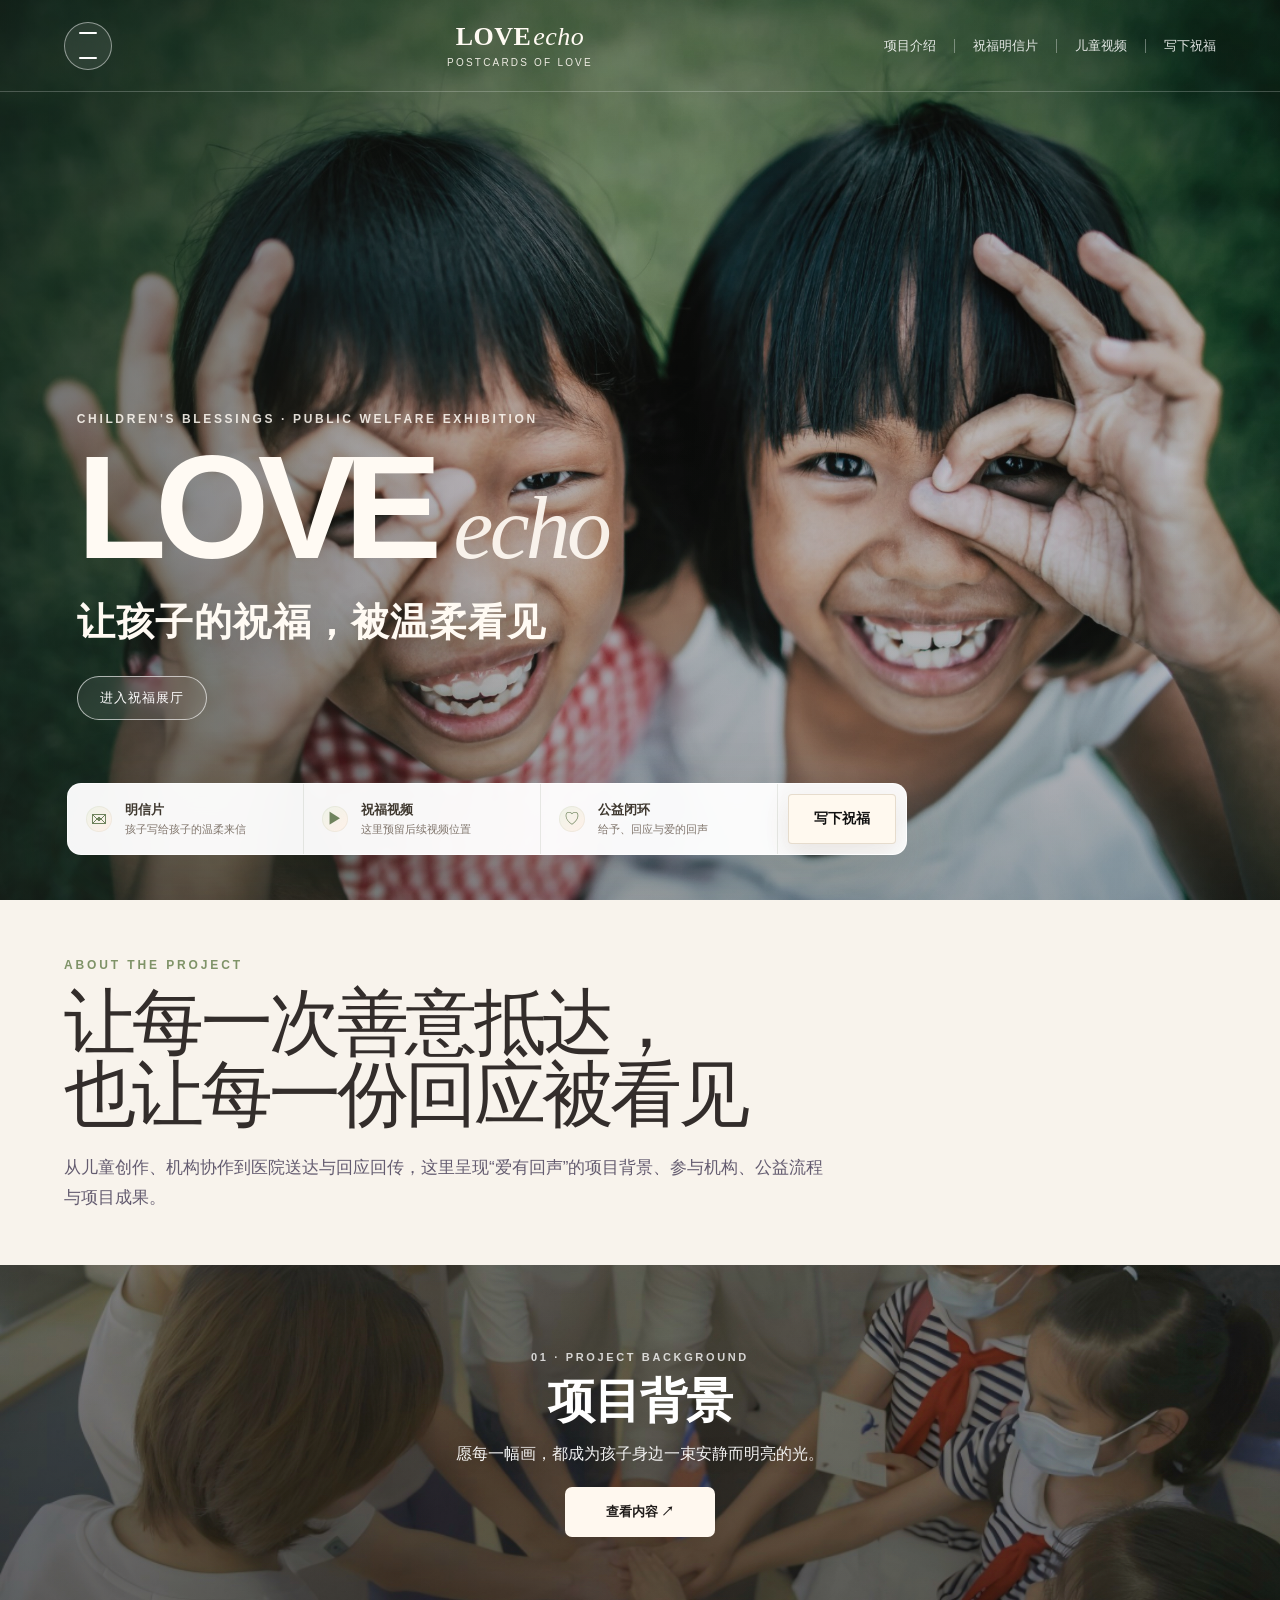
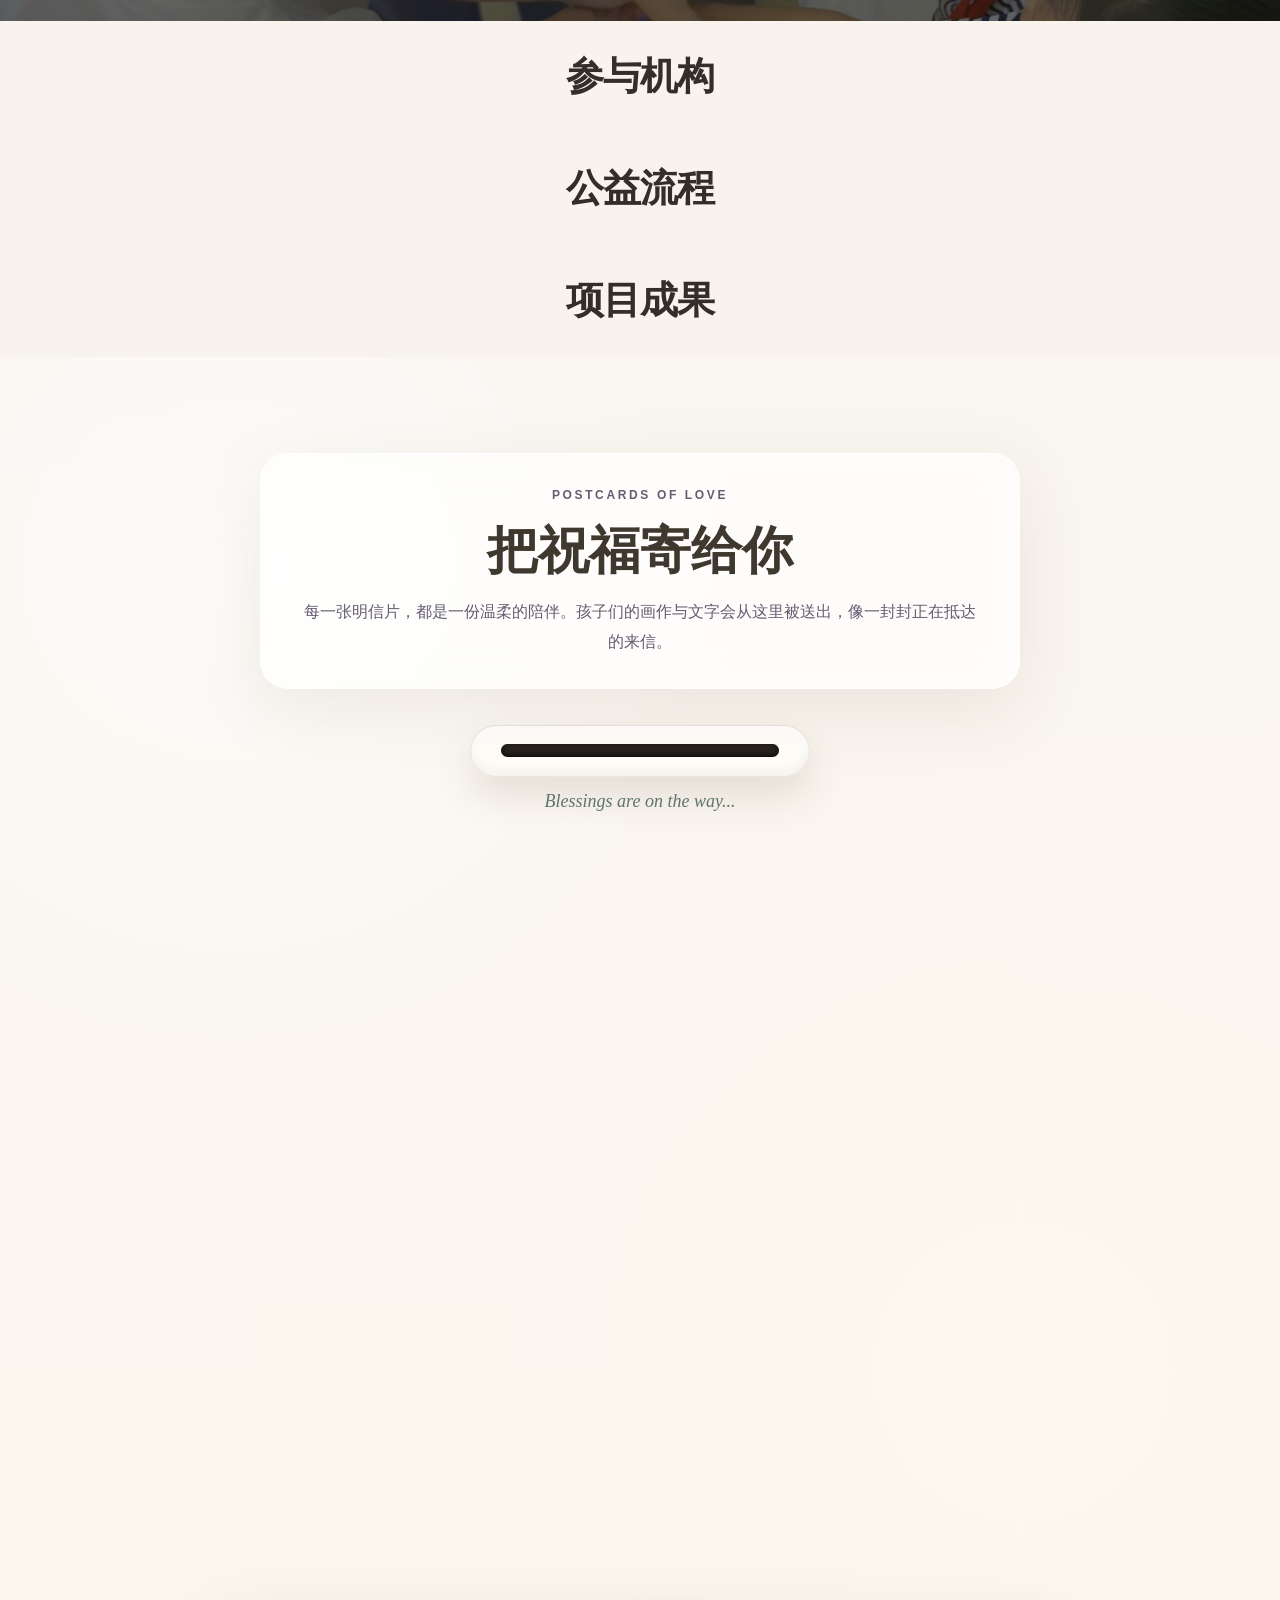
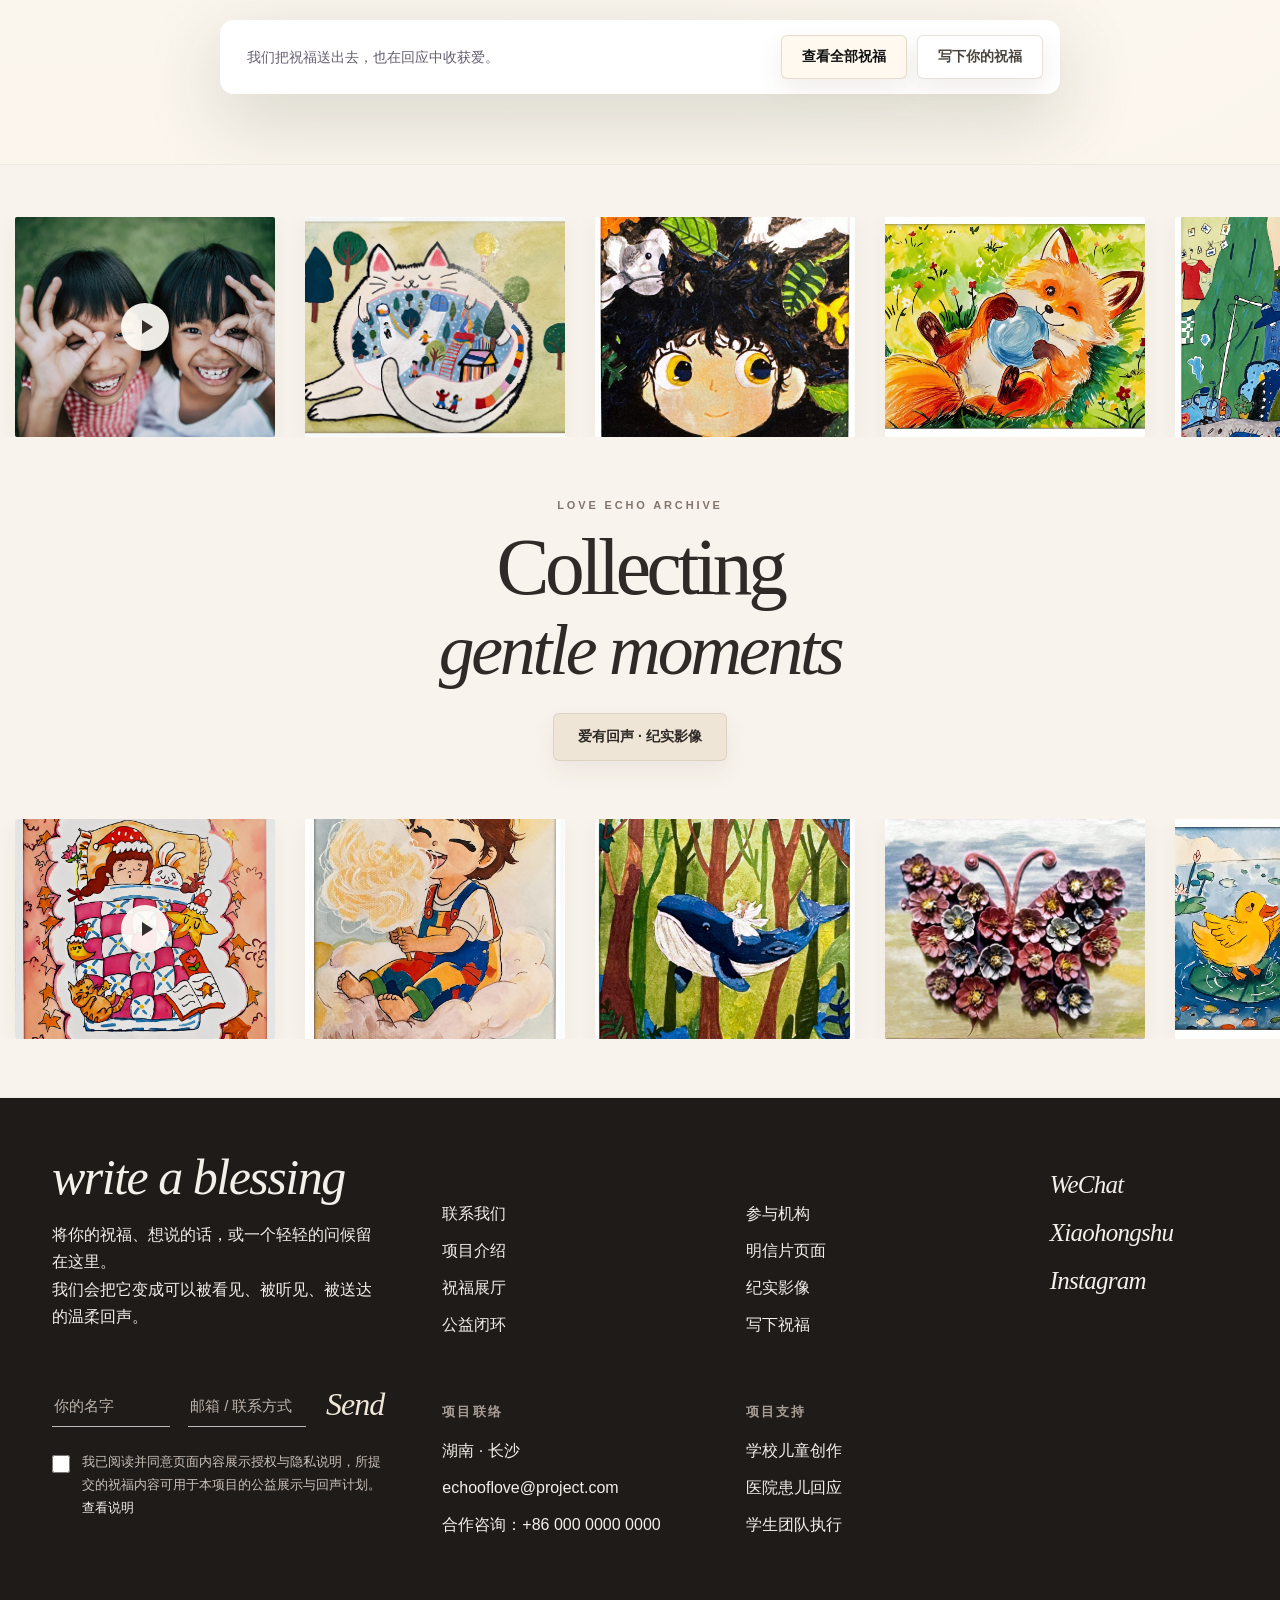
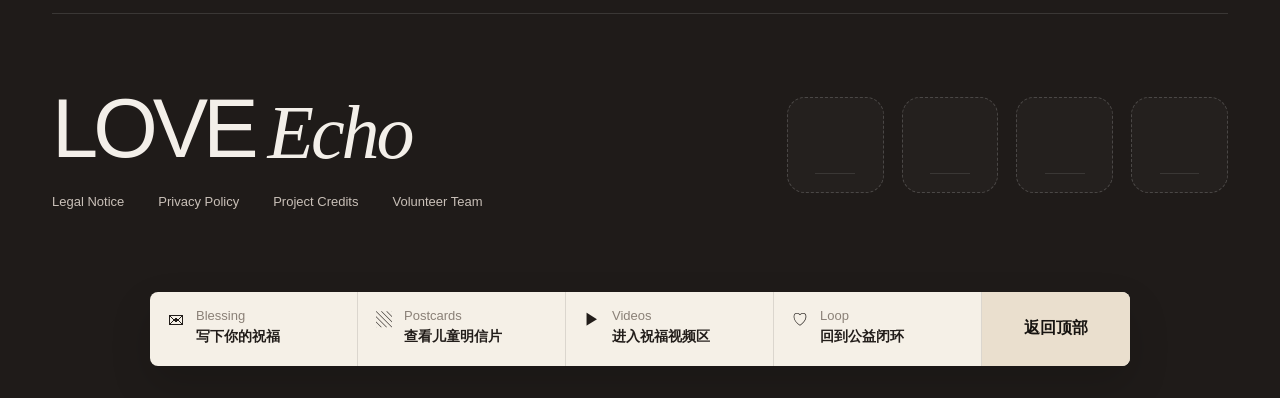
<file: index.html>
<!DOCTYPE html>
<html lang="zh-CN">
<head>
  <meta charset="UTF-8" />
  <meta name="viewport" content="width=device-width, initial-scale=1.0" />
  <title>爱有回声 · 儿童祝福公益展</title>
  <!-- v2: postcard strict fixed 2026-07-09 -->
  <link rel="stylesheet" href="css/style.css?v=6" />
</head>
<body>
  <main class="site-shell">
    <!-- 01 首页：已经定稿的首页风格 -->
    <section class="hero" id="home">
      <div class="hero-bg" aria-hidden="true"></div>
      <div class="hero-overlay" aria-hidden="true"></div>

      <header class="topbar">
        <button class="menu-btn" aria-label="打开菜单">
          <span></span><span></span>
        </button>

        <a class="brand" href="#home" aria-label="爱有回声首页">
          <span class="brand-main">LOVE<span>echo</span></span>
          <span class="brand-sub">POSTCARDS OF LOVE</span>
        </a>

        <nav class="nav-links" aria-label="首页导航">
          <a href="#project">项目介绍</a>
          <span class="divider"></span>
          <a href="#postcards">祝福明信片</a>
          <span class="divider"></span>
          <a href="#videos">儿童视频</a>
          <span class="divider"></span>
          <a href="#write">写下祝福</a>
        </nav>
      </header>

      <div class="hero-copy">
        <p class="eyebrow">CHILDREN'S BLESSINGS · PUBLIC WELFARE EXHIBITION</p>
        <h1><span class="hero-title-strong">LOVE</span><span class="hero-title-script">echo</span></h1>
        <p class="hero-slogan">让孩子的祝福，被温柔看见</p>
        <a class="outline-btn" href="#postcards">进入祝福展厅</a>
      </div>

      <div class="quick-panel" aria-label="网页核心内容入口">
        <a class="quick-item" href="#postcards">
          <span class="quick-icon">✉</span>
          <span><b>明信片</b><small>孩子写给孩子的温柔来信</small></span>
        </a>
        <a class="quick-item" href="#videos">
          <span class="quick-icon">▶</span>
          <span><b>祝福视频</b><small>这里预留后续视频位置</small></span>
        </a>
        <a class="quick-item" href="#project">
          <span class="quick-icon">♡</span>
          <span><b>公益闭环</b><small>给予、回应与爱的回声</small></span>
        </a>
        <a class="quick-search" href="#write">写下祝福</a>
      </div>
    </section>

    <!-- 02 公益闭环：四板块悬停展开交互 -->
    <section class="loop-section" id="project" aria-label="公益闭环四板块">
      <header class="loop-intro">
        <div class="loop-intro-inner">
          <p class="loop-eyebrow">ABOUT THE PROJECT</p>
          <h2>让每一次善意抵达，<br>也让每一份回应被看见</h2>
          <p>从儿童创作、机构协作到医院送达与回应回传，这里呈现“爱有回声”的项目背景、参与机构、公益流程与项目成果。</p>
        </div>
      </header>

      <div class="loop-accordion">
        <button class="loop-chapter active" data-loop-id="background" type="button">
          <div class="loop-summary"><span>项目背景</span></div>
          <div class="loop-hero">
            <div class="loop-copy">
              <span class="loop-index">01 · Project Background</span>
              <h3>项目背景</h3>
              <p>愿每一幅画，都成为孩子身边一束安静而明亮的光。</p>
              <span class="loop-button">查看内容 ↗</span>
            </div>
          </div>
        </button>

        <button class="loop-chapter" data-loop-id="institutions" type="button">
          <div class="loop-summary"><span>参与机构</span></div>
          <div class="loop-hero">
            <div class="loop-copy">
              <span class="loop-index">02 · Organizations</span>
              <h3>参与机构</h3>
              <p>因为有人并肩同行，远方的祝福才有了抵达的方向。</p>
              <span class="loop-button">查看内容 ↗</span>
            </div>
          </div>
        </button>

        <button class="loop-chapter" data-loop-id="process" type="button">
          <div class="loop-summary"><span>公益流程</span></div>
          <div class="loop-hero">
            <div class="loop-copy">
              <span class="loop-index">03 · Workflow</span>
              <h3>公益流程</h3>
              <p>从一双小手出发，经过许多人的守护，温柔终于被送到。</p>
              <span class="loop-button">查看内容 ↗</span>
            </div>
          </div>
        </button>

        <button class="loop-chapter" data-loop-id="results" type="button">
          <div class="loop-summary"><span>项目成果</span></div>
          <div class="loop-hero">
            <div class="loop-copy">
              <span class="loop-index">04 · Outcomes</span>
              <h3>项目成果</h3>
              <p>每一次微笑与回应，都是这场温柔相遇留下的珍贵回声。</p>
              <span class="loop-button">查看内容 ↗</span>
            </div>
          </div>
        </button>
      </div>
    </section>

    <!-- 03 明信片展示：合并你已经做好的邮筒吐出明信片动态效果 -->
    <section class="postcard-section" id="postcards">
      <div class="postcard-soft-mask" aria-hidden="true"></div>
      <div class="postcard-content">
        <div class="postcard-heading">
          <p class="section-kicker">POSTCARDS OF LOVE</p>
          <h2>把祝福寄给你</h2>
          <p>每一张明信片，都是一份温柔的陪伴。孩子们的画作与文字会从这里被送出，像一封封正在抵达的来信。</p>
        </div>

        <div class="mailbox-container" aria-label="祝福邮筒口">
          <div class="mailbox-board"><div class="slot"></div></div>
          <p class="mailbox-text">Blessings are on the way...</p>
        </div>

        <div class="stage" id="stage" aria-label="明信片动画展示区"></div>

        <div class="postcard-actions">
          <p>我们把祝福送出去，也在回应中收获爱。</p>
          <div class="postcard-btns">
            <button class="soft-button" id="btnViewAll" type="button">查看全部祝福</button>
            <a class="soft-button soft-button-light" href="#write">写下你的祝福</a>
          </div>
        </div>
      </div>
    </section>

    <!-- 04 公益纪实：上下两排图片与视频缓慢漂浮，点击后放大查看 -->
    <section class="documentary-section" id="videos" aria-label="公益纪实影像">
      <div class="media-marquee media-marquee-top" aria-label="上方纪实影像带">
        <div class="media-track" id="mediaTrackTop"></div>
      </div>

      <div class="documentary-center">
        <p class="documentary-kicker">LOVE ECHO ARCHIVE</p>
        <h2>
          <span>Collecting</span>
          <em>gentle moments</em>
        </h2>
        <button class="documentary-button" id="openFirstMedia" type="button">爱有回声 · 纪实影像</button>
      </div>

      <div class="media-marquee media-marquee-bottom" aria-label="下方纪实影像带">
        <div class="media-track" id="mediaTrackBottom"></div>
      </div>
    </section>

    <!-- 05 最后一屏：写下祝福、站点导航、机构 Logo 预留和返回顶部 -->
    <section class="final-screen" id="write" aria-label="写下祝福与网站收尾">
      <div class="final-top">
        <div class="final-subscribe-col">
          <h2 class="final-subscribe-title final-serif-italic">write a blessing</h2>
          <div class="final-subscribe-desc">
            将你的祝福、想说的话，或一个轻轻的问候留在这里。<br>
            我们会把它变成可以被看见、被听见、被送达的温柔回声。
          </div>
          <div class="final-form-row">
            <input class="final-line-input" id="blessingName" type="text" placeholder="你的名字" aria-label="你的名字" />
            <input class="final-line-input" id="blessingContact" type="text" placeholder="邮箱 / 联系方式" aria-label="邮箱或联系方式" />
            <button class="final-send-btn final-serif-italic" id="finalSend" type="button">Send</button>
          </div>
          <label class="final-agreement">
            <input class="final-check" id="blessingAgreement" type="checkbox" />
            <span>我已阅读并同意页面内容展示授权与隐私说明，所提交的祝福内容可用于本项目的公益展示与回声计划。<a href="#">查看说明</a></span>
          </label>
        </div>

        <div class="final-link-group">
          <div class="final-link-list final-link-list-top">
            <a href="#write">联系我们</a>
            <a href="#project">项目介绍</a>
            <a href="#postcards">祝福展厅</a>
            <a href="#project">公益闭环</a>
          </div>
          <div class="final-info-group final-info-group-spaced">
            <h3>项目联络</h3>
            <div class="final-info-list">
              <div>湖南 · 长沙</div>
              <a href="mailto:echooflove@project.com">echooflove@project.com</a>
              <div>合作咨询：+86 000 0000 0000</div>
            </div>
          </div>
        </div>

        <div class="final-link-group">
          <div class="final-link-list final-link-list-top">
            <a href="#project">参与机构</a>
            <a href="#postcards">明信片页面</a>
            <a href="#videos">纪实影像</a>
            <a href="#write">写下祝福</a>
          </div>
          <div class="final-info-group final-info-group-spaced">
            <h3>项目支持</h3>
            <div class="final-info-list">
              <div>学校儿童创作</div>
              <div>医院患儿回应</div>
              <div>学生团队执行</div>
            </div>
          </div>
        </div>

        <div class="final-social-col">
          <a class="final-serif-italic" href="#">WeChat</a>
          <a class="final-serif-italic" href="#">Xiaohongshu</a>
          <a class="final-serif-italic" href="#">Instagram</a>
        </div>
      </div>

      <div class="final-divider"></div>

      <div class="final-bottom">
        <div class="final-brand-wrap">
          <div class="final-brand" aria-label="LOVE Echo">
            <span>LOVE</span>
            <span class="final-brand-script">Echo</span>
          </div>
          <div class="final-small-nav">
            <a href="#">Legal Notice</a>
            <a href="#">Privacy Policy</a>
            <a href="#">Project Credits</a>
            <a href="#">Volunteer Team</a>
          </div>
        </div>

        <div class="final-partners" aria-label="合作机构 Logo 预留区">
          <div class="final-logo-box" aria-label="机构 Logo 预留位 1"></div>
          <div class="final-logo-box" aria-label="机构 Logo 预留位 2"></div>
          <div class="final-logo-box" aria-label="机构 Logo 预留位 3"></div>
          <div class="final-logo-box" aria-label="机构 Logo 预留位 4"></div>
        </div>
      </div>

      <div class="final-cta-wrap">
        <div class="final-cta-bar">
          <a class="final-cta-item" href="#write">
            <span class="final-cta-icon">✉</span>
            <span><small>Blessing</small><b>写下你的祝福</b></span>
          </a>
          <a class="final-cta-item" href="#postcards">
            <span class="final-cta-icon">▧</span>
            <span><small>Postcards</small><b>查看儿童明信片</b></span>
          </a>
          <a class="final-cta-item" href="#videos">
            <span class="final-cta-icon">▶</span>
            <span><small>Videos</small><b>进入祝福视频区</b></span>
          </a>
          <a class="final-cta-item" href="#project">
            <span class="final-cta-icon">♡</span>
            <span><small>Loop</small><b>回到公益闭环</b></span>
          </a>
          <button class="final-back-top" id="finalBackToTop" type="button">返回顶部</button>
        </div>
      </div>
    </section>
  </main>

  <!-- 全部明信片弹窗 -->
  <section class="modal" id="modal" aria-label="全部祝福明信片">
    <div class="modal-header">
      <h2>全部祝福明信片</h2>
      <button class="close-btn" id="btnClose" type="button" aria-label="关闭">×</button>
    </div>
    <div class="gallery-grid" id="galleryGrid"></div>
  </section>

  <!-- 纪实图片 / 视频查看弹窗 -->
  <section class="media-modal" id="mediaModal" aria-label="纪实影像查看器" aria-hidden="true">
    <div class="media-modal-dialog" role="dialog" aria-modal="true" aria-labelledby="mediaModalTitle">
      <button class="media-modal-close" id="mediaModalClose" type="button" aria-label="关闭纪实影像">×</button>
      <div class="media-modal-body" id="mediaModalBody"></div>
      <div class="media-modal-caption">
        <p class="media-modal-type" id="mediaModalType">LOVE ECHO ARCHIVE</p>
        <h2 id="mediaModalTitle">公益纪实</h2>
        <p id="mediaModalText"></p>
      </div>
    </div>
  </section>

  <script src="js/script.js?v=6"></script>
</body>
</html>
</file>
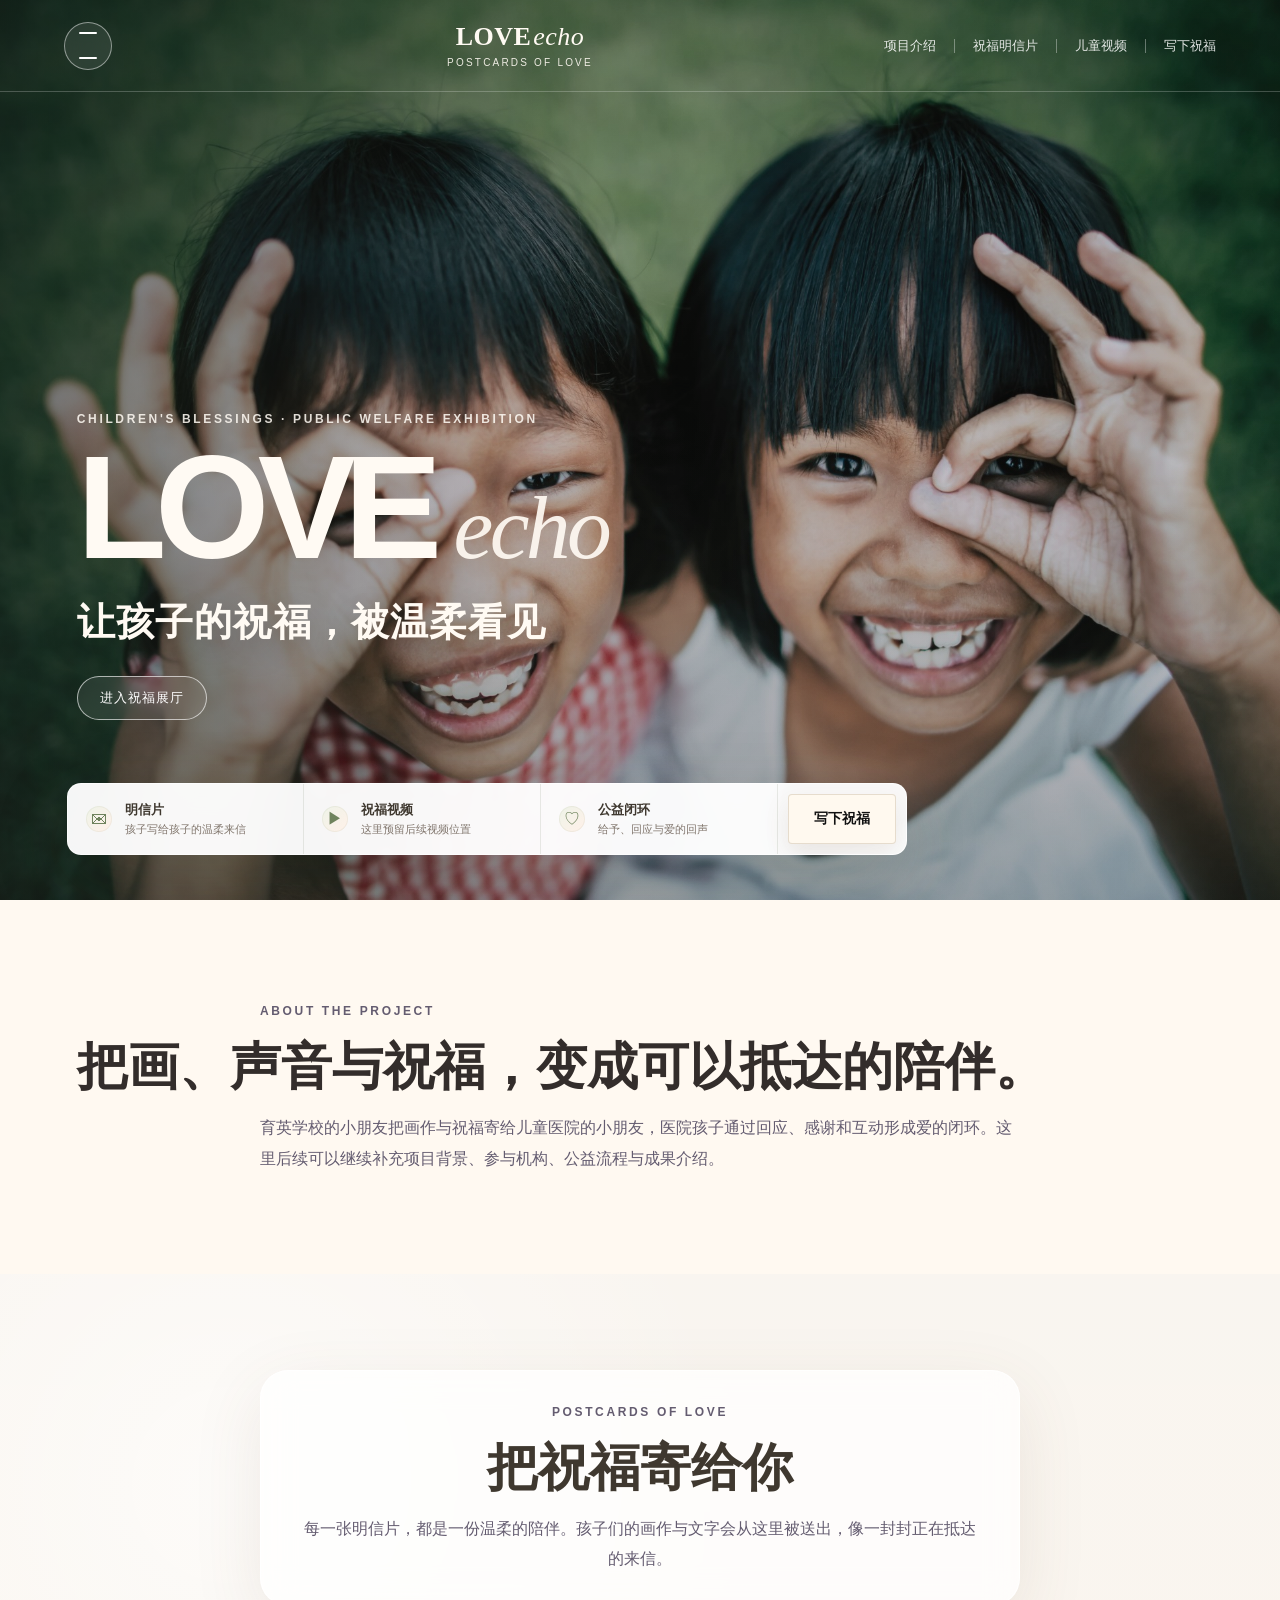
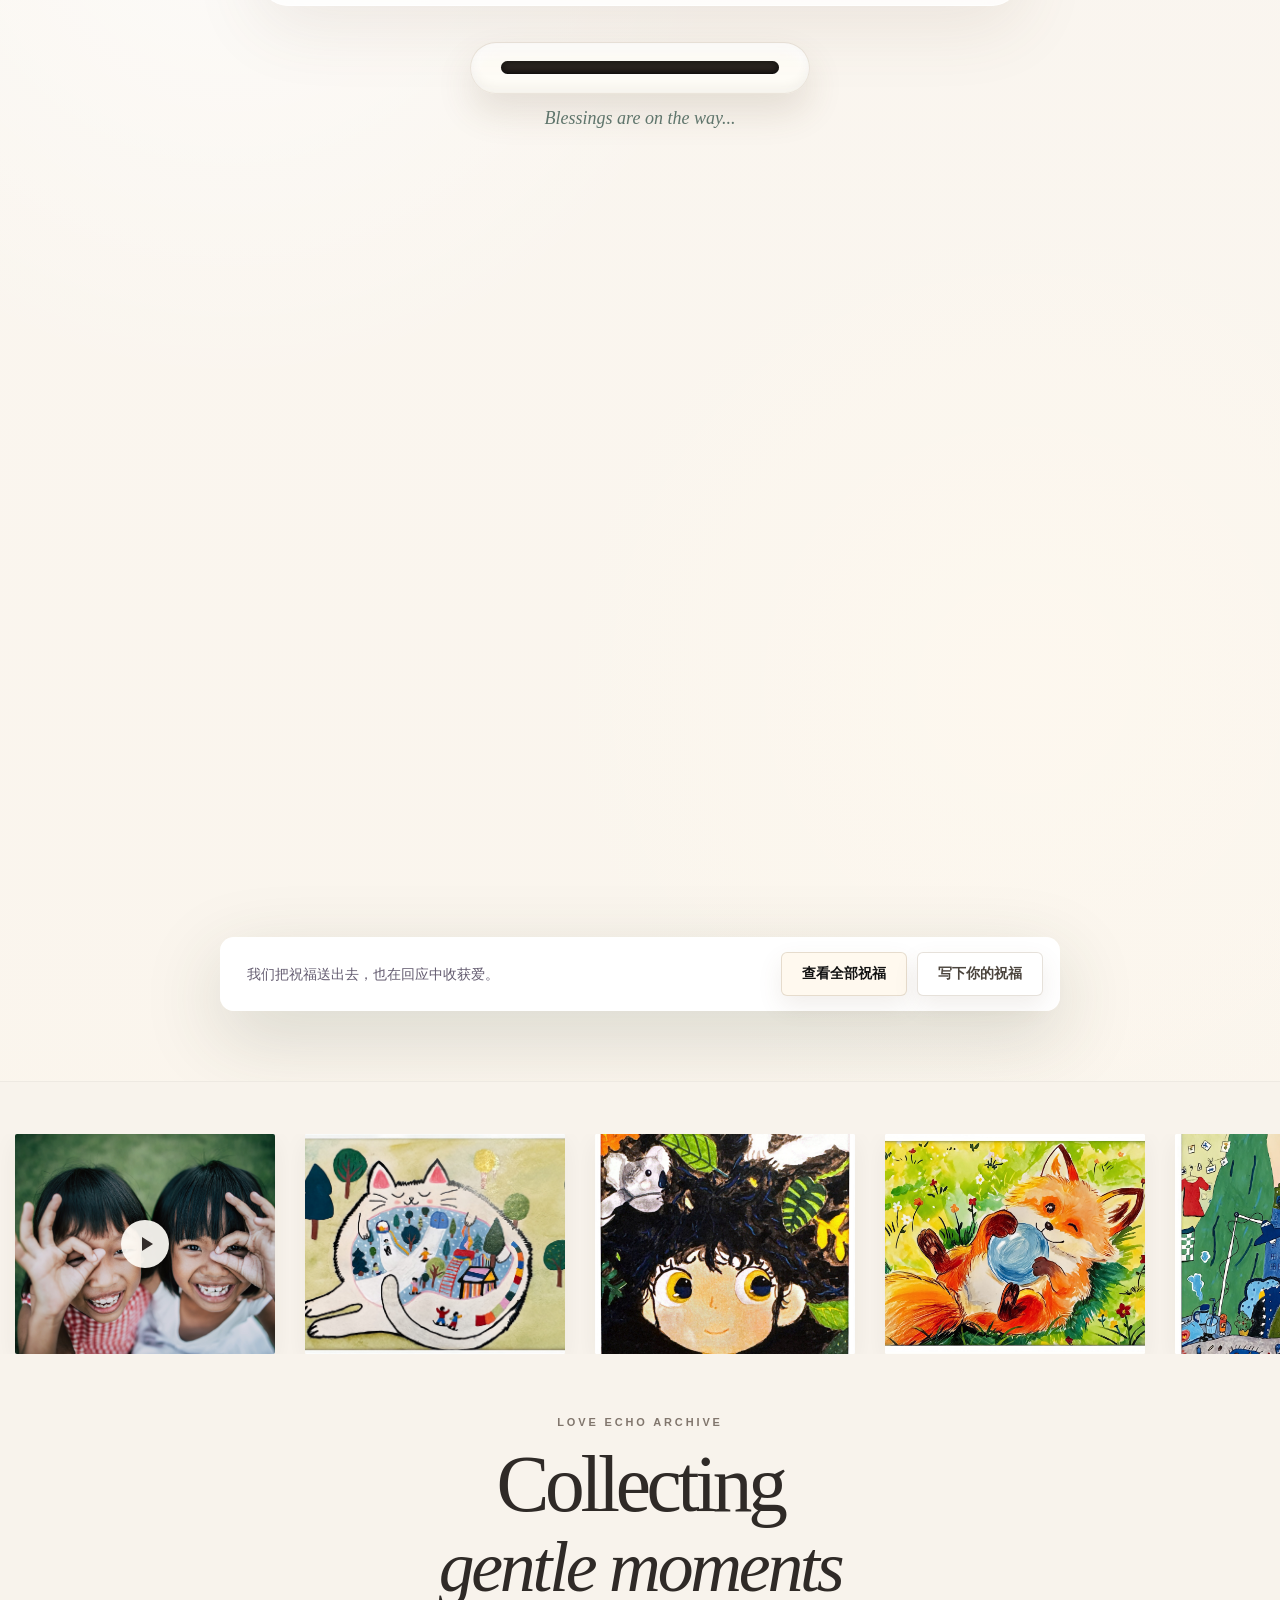
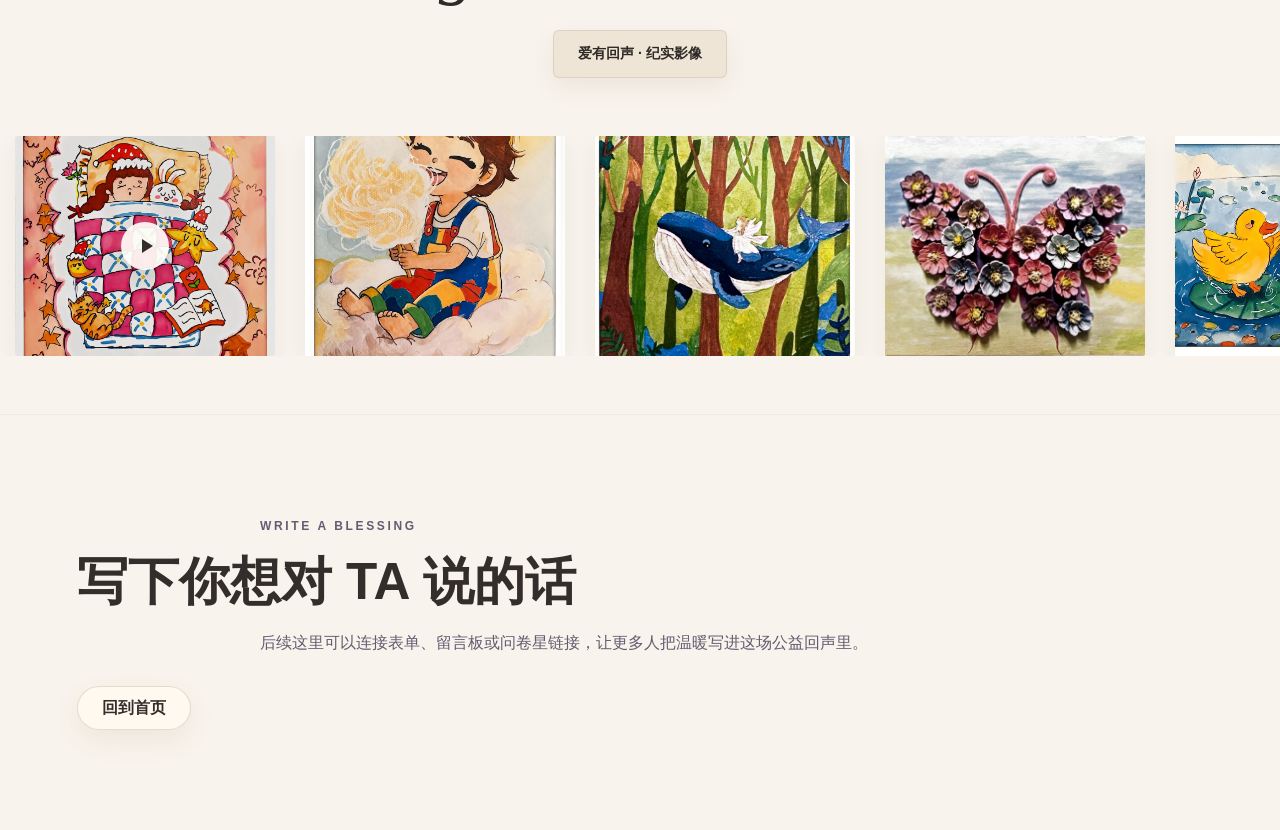
<file: love_echo_final_v3_documentary/index.html>
<!DOCTYPE html>
<html lang="zh-CN">
<head>
  <meta charset="UTF-8" />
  <meta name="viewport" content="width=device-width, initial-scale=1.0" />
  <title>爱有回声 · 儿童祝福公益展</title>
  <!-- v2: postcard strict fixed 2026-07-09 -->
  <link rel="stylesheet" href="css/style.css" />
</head>
<body>
  <main class="site-shell">
    <!-- 01 首页：已经定稿的首页风格 -->
    <section class="hero" id="home">
      <div class="hero-bg" aria-hidden="true"></div>
      <div class="hero-overlay" aria-hidden="true"></div>

      <header class="topbar">
        <button class="menu-btn" aria-label="打开菜单">
          <span></span><span></span>
        </button>

        <a class="brand" href="#home" aria-label="爱有回声首页">
          <span class="brand-main">LOVE<span>echo</span></span>
          <span class="brand-sub">POSTCARDS OF LOVE</span>
        </a>

        <nav class="nav-links" aria-label="首页导航">
          <a href="#project">项目介绍</a>
          <span class="divider"></span>
          <a href="#postcards">祝福明信片</a>
          <span class="divider"></span>
          <a href="#videos">儿童视频</a>
          <span class="divider"></span>
          <a href="#write">写下祝福</a>
        </nav>
      </header>

      <div class="hero-copy">
        <p class="eyebrow">CHILDREN'S BLESSINGS · PUBLIC WELFARE EXHIBITION</p>
        <h1><span class="hero-title-strong">LOVE</span><span class="hero-title-script">echo</span></h1>
        <p class="hero-slogan">让孩子的祝福，被温柔看见</p>
        <a class="outline-btn" href="#postcards">进入祝福展厅</a>
      </div>

      <div class="quick-panel" aria-label="网页核心内容入口">
        <a class="quick-item" href="#postcards">
          <span class="quick-icon">✉</span>
          <span><b>明信片</b><small>孩子写给孩子的温柔来信</small></span>
        </a>
        <a class="quick-item" href="#videos">
          <span class="quick-icon">▶</span>
          <span><b>祝福视频</b><small>这里预留后续视频位置</small></span>
        </a>
        <a class="quick-item" href="#project">
          <span class="quick-icon">♡</span>
          <span><b>公益闭环</b><small>给予、回应与爱的回声</small></span>
        </a>
        <a class="quick-search" href="#write">写下祝福</a>
      </div>
    </section>

    <!-- 02 项目介绍：后续可继续精修 -->
    <section class="section intro" id="project">
      <p class="section-kicker">ABOUT THE PROJECT</p>
      <h2>把画、声音与祝福，变成可以抵达的陪伴。</h2>
      <p>育英学校的小朋友把画作与祝福寄给儿童医院的小朋友，医院孩子通过回应、感谢和互动形成爱的闭环。这里后续可以继续补充项目背景、参与机构、公益流程与成果介绍。</p>
    </section>

    <!-- 03 明信片展示：合并你已经做好的邮筒吐出明信片动态效果 -->
    <section class="postcard-section" id="postcards">
      <div class="postcard-soft-mask" aria-hidden="true"></div>
      <div class="postcard-content">
        <div class="postcard-heading">
          <p class="section-kicker">POSTCARDS OF LOVE</p>
          <h2>把祝福寄给你</h2>
          <p>每一张明信片，都是一份温柔的陪伴。孩子们的画作与文字会从这里被送出，像一封封正在抵达的来信。</p>
        </div>

        <div class="mailbox-container" aria-label="祝福邮筒口">
          <div class="mailbox-board"><div class="slot"></div></div>
          <p class="mailbox-text">Blessings are on the way...</p>
        </div>

        <div class="stage" id="stage" aria-label="明信片动画展示区"></div>

        <div class="postcard-actions">
          <p>我们把祝福送出去，也在回应中收获爱。</p>
          <div class="postcard-btns">
            <button class="soft-button" id="btnViewAll" type="button">查看全部祝福</button>
            <a class="soft-button soft-button-light" href="#write">写下你的祝福</a>
          </div>
        </div>
      </div>
    </section>

    <!-- 04 公益纪实：横向漂浮的图片与视频，保持留白与克制 -->
    <section class="documentary-section" id="videos" aria-label="公益纪实影像">
      <div class="media-marquee media-marquee-top" aria-label="上方纪实影像带">
        <div class="media-track" id="mediaTrackTop"></div>
      </div>

      <div class="documentary-center">
        <p class="documentary-kicker">LOVE ECHO ARCHIVE</p>
        <h2>
          <span>Collecting</span>
          <em>gentle moments</em>
        </h2>
        <button class="documentary-button" id="openFirstMedia" type="button">爱有回声 · 纪实影像</button>
      </div>

      <div class="media-marquee media-marquee-bottom" aria-label="下方纪实影像带">
        <div class="media-track" id="mediaTrackBottom"></div>
      </div>
    </section>

    <!-- 05 写下祝福：后续可接表单 -->
    <section class="section write" id="write">
      <p class="section-kicker">WRITE A BLESSING</p>
      <h2>写下你想对 TA 说的话</h2>
      <p>后续这里可以连接表单、留言板或问卷星链接，让更多人把温暖写进这场公益回声里。</p>
      <a class="soft-btn" href="#home">回到首页</a>
    </section>
  </main>

  <!-- 全部明信片弹窗 -->
  <section class="modal" id="modal" aria-label="全部祝福明信片">
    <div class="modal-header">
      <h2>全部祝福明信片</h2>
      <button class="close-btn" id="btnClose" type="button" aria-label="关闭">×</button>
    </div>
    <div class="gallery-grid" id="galleryGrid"></div>
  </section>


  <!-- 纪实图片 / 视频查看弹窗 -->
  <section class="media-modal" id="mediaModal" aria-label="纪实影像查看器" aria-hidden="true">
    <div class="media-modal-dialog" role="dialog" aria-modal="true" aria-labelledby="mediaModalTitle">
      <button class="media-modal-close" id="mediaModalClose" type="button" aria-label="关闭纪实影像">×</button>
      <div class="media-modal-body" id="mediaModalBody"></div>
      <div class="media-modal-caption">
        <p class="media-modal-type" id="mediaModalType">LOVE ECHO ARCHIVE</p>
        <h2 id="mediaModalTitle">公益纪实</h2>
        <p id="mediaModalText"></p>
      </div>
    </div>
  </section>

  <script src="js/script.js"></script>
</body>
</html>
</file>
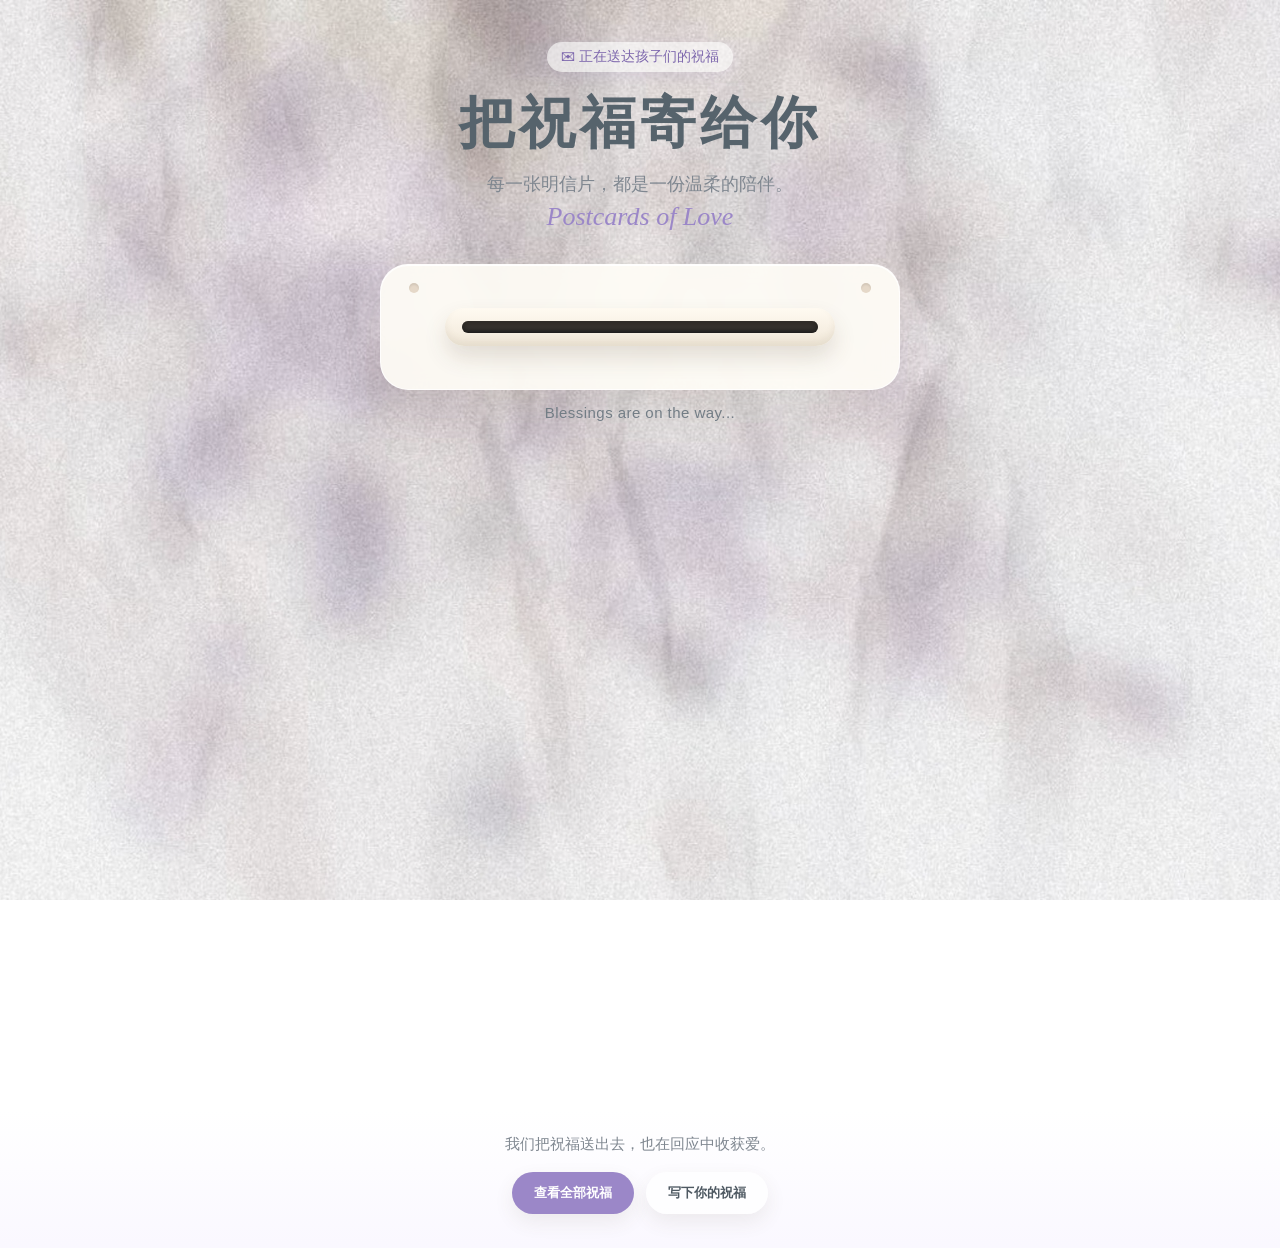
<file: index.html.html>
<!DOCTYPE html>
<html lang="zh-CN">
<head>
  <meta charset="UTF-8" />
  <meta name="viewport" content="width=device-width, initial-scale=1.0, maximum-scale=1.0, user-scalable=no" />
  <title>儿童祝福明信片展示｜GitHub版</title>
  <style>
    :root {
      --bg-start: #fff8ef;
      --bg-mid: #f9e6ee;
      --bg-end: #e8f5ff;
      --text-main: #4e5962;
      --text-soft: #7f8790;
      --paper: #fffdf8;
      --accent: #9b87c8;
      --accent-2: #c7b8e8;
      --accent-deep: #7d67ad;
      --accent-light: #efe8fb;
      --shadow: 0 22px 50px rgba(91, 75, 56, .15), 0 8px 18px rgba(91, 75, 56, .08);
    }

    * { box-sizing: border-box; margin: 0; padding: 0; }
    html, body { min-height: 100%; }
    body {
      font-family: "Microsoft YaHei", "PingFang SC", "Noto Sans SC", Arial, sans-serif;
      color: var(--text-main);
      min-height: 100vh;
      overflow-x: hidden;
      background:
        linear-gradient(rgba(255,255,255,.18), rgba(255,255,255,.26)),
        url("images/background.jpg") center center / cover no-repeat fixed;
    }

    .bg-decorations {
      display: none;
    }
    .float {
      position: absolute;
      opacity: .36;
      font-size: clamp(18px, 3vw, 34px);
      animation: drift 11s ease-in-out infinite alternate;
    }
    .float:nth-child(1) { top: 14%; left: 8%; animation-delay: 0s; }
    .float:nth-child(2) { top: 24%; right: 12%; animation-delay: 1.2s; }
    .float:nth-child(3) { bottom: 23%; left: 12%; animation-delay: 2.4s; }
    .float:nth-child(4) { bottom: 30%; right: 17%; animation-delay: 3.6s; }
    .cloud {
      position: absolute; width: 160px; height: 54px; border-radius: 999px;
      background: rgba(255,255,255,.68); filter: blur(1px);
    }
    .cloud::before, .cloud::after { content: ""; position: absolute; background: inherit; border-radius: 50%; }
    .cloud::before { width: 70px; height: 70px; left: 28px; top: -30px; }
    .cloud::after { width: 86px; height: 86px; left: 78px; top: -42px; }
    .cloud.one { top: 11%; left: 15%; animation: cloudMove 18s ease-in-out infinite alternate; }
    .cloud.two { top: 20%; right: 8%; transform: scale(.65); animation: cloudMove 21s ease-in-out infinite alternate-reverse; }

    @keyframes drift {
      from { transform: translate3d(0, 0, 0) rotate(-4deg); }
      to { transform: translate3d(20px, -18px, 0) rotate(5deg); }
    }
    @keyframes cloudMove {
      from { transform: translateX(0) scale(var(--s, 1)); }
      to { transform: translateX(42px) scale(var(--s, 1)); }
    }

    .page { position: relative; z-index: 1; min-height: 100vh; display: flex; flex-direction: column; }
    header { text-align: center; padding: 42px 20px 16px; }
    .eyebrow {
      display: inline-flex; gap: 8px; align-items: center;
      padding: 6px 14px; border-radius: 999px; background: rgba(255,255,255,.6);
      color: var(--accent-deep); font-size: 14px; margin-bottom: 14px;
      box-shadow: 0 4px 14px rgba(155, 135, 200, .16);
    }
    h1 {
      font-size: clamp(32px, 5vw, 56px);
      font-weight: 700;
      letter-spacing: .08em;
      color: #56636c;
      margin-bottom: 10px;
    }
    .subtitle { color: var(--text-soft); font-size: clamp(15px, 2vw, 18px); }
    .english {
      margin-top: 6px;
      font-family: Georgia, "Times New Roman", serif;
      font-style: italic;
      color: var(--accent);
      font-size: clamp(18px, 3vw, 26px);
    }

    .mailbox-container {
      width: 100%; display: flex; flex-direction: column; align-items: center;
      position: relative; z-index: 5; margin-top: 16px;
    }
    .mailbox-board {
      width: min(520px, 86vw); height: 126px; border-radius: 28px;
      background: rgba(255,253,247,.9);
      border: 1px solid rgba(255,255,255,.8);
      box-shadow: 0 20px 50px rgba(99,84,62,.12), inset 0 1px 0 rgba(255,255,255,.95);
      position: relative; display: flex; align-items: center; justify-content: center;
      backdrop-filter: blur(8px);
    }
    .mailbox-board::before, .mailbox-board::after {
      content:""; position:absolute; top: 18px; width: 10px; height: 10px; border-radius: 50%;
      background: #e5d8c8; box-shadow: inset 0 2px 2px rgba(0,0,0,.08);
    }
    .mailbox-board::before { left: 28px; }
    .mailbox-board::after { right: 28px; }
    .slot {
      width: min(390px, 68vw); height: 38px; border-radius: 999px;
      background: linear-gradient(to bottom, #fffaf1, #f1e8d9);
      box-shadow: 0 12px 22px rgba(95,76,54,.16), inset 0 -5px 7px rgba(105,83,61,.08);
      display: flex; align-items: center; justify-content: center;
      position: relative;
    }
    .slot::after {
      content:""; width: calc(100% - 34px); height: 12px; border-radius: 999px;
      background: linear-gradient(to bottom, #554d45, #1f1e1d);
      box-shadow: inset 0 4px 5px rgba(0,0,0,.45);
    }
    .mailbox-text {
      margin-top: 14px; color: #74808a; font-size: 15px; letter-spacing: .03em;
    }

    .stage {
      position: relative; width: 100%; min-height: 690px; flex: 1; overflow: hidden;
      display: flex; justify-content: center;
    }
    .postcard {
      position: absolute;
      left: 50%; top: 0;
      width: min(520px, 88vw);
      background: var(--paper);
      border-radius: 18px;
      padding: 18px 18px 42px;
      box-shadow: var(--shadow);
      opacity: 0;
      transform: translateX(-50%) translateY(-110px) scale(.84) rotate(0deg);
      overflow: hidden;
      border: 1px solid rgba(255,255,255,.86);
      animation: postcardFlow 6.4s cubic-bezier(.2,.75,.24,1) forwards;
    }
    .postcard::before {
      content:""; position:absolute; inset:0; pointer-events:none; opacity:.22;
      background-image:
        radial-gradient(rgba(96, 72, 49, .18) .8px, transparent .8px),
        linear-gradient(120deg, rgba(255,255,255,.55), transparent 45%, rgba(255,232,196,.26));
      background-size: 8px 8px, 100% 100%;
      mix-blend-mode: multiply;
    }
    .postcard:hover { animation-play-state: paused; transform: translateX(-50%) translateY(96px) scale(1.02) rotate(var(--rot, 1deg)) !important; }
    @keyframes postcardFlow {
      0% { opacity: 0; transform: translateX(-50%) translateY(-120px) scale(.78) rotate(0deg); filter: blur(2px); }
      18% { opacity: 1; transform: translateX(-50%) translateY(42px) scale(.94) rotate(calc(var(--rot) * .55)); filter: blur(0); }
      35% { opacity: 1; transform: translateX(-50%) translateY(96px) scale(1) rotate(var(--rot)); }
      68% { opacity: 1; transform: translateX(-50%) translateY(110px) scale(1) rotate(var(--rot)); }
      100% { opacity: 0; transform: translateX(-50%) translateY(385px) scale(.9) rotate(calc(var(--rot) * 1.6)); filter: blur(.8px); }
    }
    .postcard-img-container {
      position: relative;
      width: 100%;
      aspect-ratio: 4 / 3;
      min-height: 260px;
      background: linear-gradient(135deg, #f7edf0, #eaf5fb);
      border-radius: 12px;
      overflow: hidden;
      display: flex;
      align-items: center;
      justify-content: center;
      box-shadow: inset 0 0 0 1px rgba(255,255,255,.75), inset 0 0 24px rgba(0,0,0,.04);
    }
    /* 竖版明信片适配：加载图片后 JS 会自动给容器添加 portrait-image 类，避免被裁切 */
    .postcard-img-container.portrait-image {
      aspect-ratio: auto;
      height: clamp(360px, 56vh, 520px);
    }
    .postcard-img-container.landscape-image {
      aspect-ratio: 4 / 3;
      height: auto;
    }
    .postcard-img-container img {
      width: 100%;
      height: 100%;
      object-fit: contain; /* 关键：完整显示图片，不裁切竖版明信片 */
      object-position: center;
      display: block;
      position: relative;
      z-index: 2;
    }
    .placeholder {
      position: absolute; inset: 0; display: flex; flex-direction: column; align-items: center; justify-content: center;
      gap: 10px; color: #aeb7bf; font-size: 14px; z-index: 1;
    }
    .placeholder .icon { font-size: 34px; }
    .caption-line {
      position: absolute; left: 22px; right: 22px; bottom: 13px;
      display: flex; justify-content: space-between; align-items: center;
      color: #848b91; font-size: 13px; letter-spacing: .04em;
    }
    .stamp {
      border: 1px dashed rgba(155,135,200,.75); color: var(--accent-deep); border-radius: 8px;
      padding: 4px 8px; font-size: 12px; background: rgba(255,255,255,.46);
    }

    footer {
      position: relative; z-index: 6;
      text-align: center; padding: 24px 18px 34px;
      background: linear-gradient(to top, rgba(248,245,255,.72), transparent);
    }
    .footer-text { color: var(--text-soft); font-size: 15px; margin-bottom: 18px; }
    .btn-group { display: flex; flex-wrap: wrap; justify-content: center; gap: 12px; }
    .btn {
      border: 0; border-radius: 999px; padding: 12px 22px; cursor: pointer;
      font-weight: 700; color: var(--text-main); background: rgba(255,255,255,.76);
      box-shadow: 0 8px 20px rgba(93,74,52,.09); transition: .25s ease;
    }
    .btn:hover { transform: translateY(-2px); box-shadow: 0 14px 26px rgba(93,74,52,.13); }
    .btn-primary { background: var(--accent); color: #fff; }

    .modal {
      position: fixed; inset: 0; z-index: 100; background: rgba(250,247,255,.96);
      opacity: 0; pointer-events: none; transition: opacity .28s ease;
      display: flex; flex-direction: column;
    }
    .modal.active { opacity: 1; pointer-events: auto; }
    .modal-header {
      height: 72px; display: flex; align-items: center; justify-content: space-between;
      padding: 0 24px; background: rgba(255,255,255,.76); box-shadow: 0 4px 16px rgba(0,0,0,.05);
    }
    .modal-header h2 { font-size: 22px; color: #56636c; }
    .close-btn { border: 0; background: #fff; border-radius: 50%; width: 42px; height: 42px; font-size: 22px; cursor: pointer; color: #6d747a; }
    .gallery-grid {
      overflow-y: auto; padding: 28px;
      display: grid; grid-template-columns: repeat(auto-fill, minmax(230px, 1fr)); gap: 24px;
    }
    .gallery-card {
      background: var(--paper); border-radius: 16px; padding: 12px 12px 34px;
      box-shadow: 0 16px 32px rgba(91,75,56,.12);
      position: relative; transition: transform .25s ease;
    }
    .gallery-card:hover { transform: translateY(-4px) rotate(.6deg); }
    .gallery-card .postcard-img-container { border-radius: 10px; min-height: 180px; }
    .gallery-card .postcard-img-container.portrait-image { height: 330px; min-height: 330px; }
    .gallery-card .caption-line { left: 14px; right: 14px; bottom: 9px; }

    .tips {
      display:none;
      margin: 12px auto 0;
      width: min(720px, 90vw);
      padding: 10px 14px;
      background: rgba(255,255,255,.6);
      border: 1px solid rgba(255,255,255,.8);
      border-radius: 14px;
      color: #8a7e73;
      font-size: 13px;
      line-height: 1.7;
    }

    @media (max-width: 760px) {
      header { padding-top: 32px; }
      .mailbox-board { height: 106px; border-radius: 22px; }
      .stage { min-height: 590px; }
      .postcard { width: min(330px, 86vw); padding: 12px 12px 34px; border-radius: 14px; }
      @keyframes postcardFlow {
        0% { opacity: 0; transform: translateX(-50%) translateY(-105px) scale(.78) rotate(0deg); filter: blur(2px); }
        18% { opacity: 1; transform: translateX(-50%) translateY(38px) scale(.94) rotate(calc(var(--rot) * .55)); filter: blur(0); }
        35% { opacity: 1; transform: translateX(-50%) translateY(78px) scale(1) rotate(var(--rot)); }
        68% { opacity: 1; transform: translateX(-50%) translateY(92px) scale(1) rotate(var(--rot)); }
        100% { opacity: 0; transform: translateX(-50%) translateY(330px) scale(.9) rotate(calc(var(--rot) * 1.6)); filter: blur(.8px); }
      }
      .postcard-img-container.portrait-image { height: min(56vh, 430px); min-height: 330px; }
      .gallery-card .postcard-img-container.portrait-image { height: 230px; min-height: 230px; }
      .gallery-grid { padding: 18px; grid-template-columns: repeat(auto-fill, minmax(155px, 1fr)); gap: 16px; }
      .caption-line { font-size: 11px; }
    }
  </style>
</head>
<body>
  <main class="page">
    <header>
      <div class="eyebrow">✉ 正在送达孩子们的祝福</div>
      <h1>把祝福寄给你</h1>
      <p class="subtitle">每一张明信片，都是一份温柔的陪伴。</p>
      <p class="english">Postcards of Love</p>
      <p class="tips" id="pathTip">GitHub版：请上传 index.html 和整个 images 文件夹。</p>
    </header>

    <section class="mailbox-container" aria-label="祝福邮筒口">
      <div class="mailbox-board">
        <div class="slot"></div>
      </div>
      <p class="mailbox-text">Blessings are on the way...</p>
    </section>

    <section class="stage" id="stage" aria-label="明信片动画展示区"></section>

    <footer>
      <p class="footer-text">我们把祝福送出去，也在回应中收获爱。</p>
      <div class="btn-group">
        <button class="btn btn-primary" id="btnViewAll">查看全部祝福</button>
        <button class="btn" onclick="alert('这里可以后续连接留言表单或问卷星链接。')">写下你的祝福</button>
      </div>
    </footer>
  </main>

  <section class="modal" id="modal" aria-label="全部祝福明信片">
    <div class="modal-header">
      <h2>全部祝福明信片</h2>
      <button class="close-btn" id="btnClose" aria-label="关闭">×</button>
    </div>
    <div class="gallery-grid" id="galleryGrid"></div>
  </section>

  <script>
    /*
      明信片图片数据区
      GitHub版：请上传 index.html 和整个 images 文件夹。
      - 压缩包版：图片路径为 images/1.jpg、images/2.jpg ……
      - 如果你替换图片，请保持文件名一致，或修改下方 image 字段。
      - 如果要添加更多明信片，复制一个对象继续添加即可。
    */
    const postcards = [
          {
                    "image": "images/1.jpg",
                    "from": "育英学校的小朋友",
                    "to": "儿童医院的小朋友",
                    "message": "愿你的每一天，都有阳光和笑容。",
                    "date": "2025.10.6",
                    "stamp": "LOVE",
                    "number": 1
          },
          {
                    "image": "images/2.jpg",
                    "from": "育英学校的小朋友",
                    "to": "儿童医院的小朋友",
                    "message": "愿你的每一天，都有阳光和笑容。",
                    "date": "2025.10.6",
                    "stamp": "LOVE",
                    "number": 2
          },
          {
                    "image": "images/3.jpg",
                    "from": "育英学校的小朋友",
                    "to": "儿童医院的小朋友",
                    "message": "愿你的每一天，都有阳光和笑容。",
                    "date": "2025.10.6",
                    "stamp": "LOVE",
                    "number": 3
          },
          {
                    "image": "images/4.jpg",
                    "from": "育英学校的小朋友",
                    "to": "儿童医院的小朋友",
                    "message": "愿你的每一天，都有阳光和笑容。",
                    "date": "2025.10.6",
                    "stamp": "LOVE",
                    "number": 4
          },
          {
                    "image": "images/5.jpg",
                    "from": "育英学校的小朋友",
                    "to": "儿童医院的小朋友",
                    "message": "愿你的每一天，都有阳光和笑容。",
                    "date": "2025.10.6",
                    "stamp": "LOVE",
                    "number": 5
          },
          {
                    "image": "images/6.jpg",
                    "from": "育英学校的小朋友",
                    "to": "儿童医院的小朋友",
                    "message": "愿你的每一天，都有阳光和笑容。",
                    "date": "2025.10.6",
                    "stamp": "LOVE",
                    "number": 6
          },
          {
                    "image": "images/7.jpg",
                    "from": "育英学校的小朋友",
                    "to": "儿童医院的小朋友",
                    "message": "愿你的每一天，都有阳光和笑容。",
                    "date": "2025.10.6",
                    "stamp": "LOVE",
                    "number": 7
          },
          {
                    "image": "images/8.jpg",
                    "from": "育英学校的小朋友",
                    "to": "儿童医院的小朋友",
                    "message": "愿你的每一天，都有阳光和笑容。",
                    "date": "2025.10.6",
                    "stamp": "LOVE",
                    "number": 8
          },
          {
                    "image": "images/9.jpg",
                    "from": "育英学校的小朋友",
                    "to": "儿童医院的小朋友",
                    "message": "愿你的每一天，都有阳光和笑容。",
                    "date": "2025.10.6",
                    "stamp": "LOVE",
                    "number": 9
          },
          {
                    "image": "images/10.jpg",
                    "from": "育英学校的小朋友",
                    "to": "儿童医院的小朋友",
                    "message": "愿你的每一天，都有阳光和笑容。",
                    "date": "2025.10.6",
                    "stamp": "LOVE",
                    "number": 10
          },
          {
                    "image": "images/11.jpg",
                    "from": "育英学校的小朋友",
                    "to": "儿童医院的小朋友",
                    "message": "愿你的每一天，都有阳光和笑容。",
                    "date": "2025.10.6",
                    "stamp": "LOVE",
                    "number": 11
          },
          {
                    "image": "images/12.jpg",
                    "from": "育英学校的小朋友",
                    "to": "儿童医院的小朋友",
                    "message": "愿你的每一天，都有阳光和笑容。",
                    "date": "2025.10.6",
                    "stamp": "LOVE",
                    "number": 12
          },
          {
                    "image": "images/13.jpg",
                    "from": "育英学校的小朋友",
                    "to": "儿童医院的小朋友",
                    "message": "愿你的每一天，都有阳光和笑容。",
                    "date": "2025.10.6",
                    "stamp": "LOVE",
                    "number": 13
          },
          {
                    "image": "images/14.jpg",
                    "from": "育英学校的小朋友",
                    "to": "儿童医院的小朋友",
                    "message": "愿你的每一天，都有阳光和笑容。",
                    "date": "2025.10.6",
                    "stamp": "LOVE",
                    "number": 14
          },
          {
                    "image": "images/15.jpg",
                    "from": "育英学校的小朋友",
                    "to": "儿童医院的小朋友",
                    "message": "愿你的每一天，都有阳光和笑容。",
                    "date": "2025.10.6",
                    "stamp": "LOVE",
                    "number": 15
          },
          {
                    "image": "images/16.jpg",
                    "from": "育英学校的小朋友",
                    "to": "儿童医院的小朋友",
                    "message": "愿你的每一天，都有阳光和笑容。",
                    "date": "2025.10.6",
                    "stamp": "LOVE",
                    "number": 16
          },
          {
                    "image": "images/17.jpg",
                    "from": "育英学校的小朋友",
                    "to": "儿童医院的小朋友",
                    "message": "愿你的每一天，都有阳光和笑容。",
                    "date": "2025.10.6",
                    "stamp": "LOVE",
                    "number": 17
          },
          {
                    "image": "images/18.jpg",
                    "from": "育英学校的小朋友",
                    "to": "儿童医院的小朋友",
                    "message": "愿你的每一天，都有阳光和笑容。",
                    "date": "2025.10.6",
                    "stamp": "LOVE",
                    "number": 18
          },
          {
                    "image": "images/19.jpg",
                    "from": "育英学校的小朋友",
                    "to": "儿童医院的小朋友",
                    "message": "愿你的每一天，都有阳光和笑容。",
                    "date": "2025.10.6",
                    "stamp": "LOVE",
                    "number": 19
          },
          {
                    "image": "images/20.jpg",
                    "from": "育英学校的小朋友",
                    "to": "儿童医院的小朋友",
                    "message": "愿你的每一天，都有阳光和笑容。",
                    "date": "2025.10.6",
                    "stamp": "LOVE",
                    "number": 20
          },
          {
                    "image": "images/21.jpg",
                    "from": "育英学校的小朋友",
                    "to": "儿童医院的小朋友",
                    "message": "愿你的每一天，都有阳光和笑容。",
                    "date": "2025.10.6",
                    "stamp": "LOVE",
                    "number": 21
          },
          {
                    "image": "images/22.jpg",
                    "from": "育英学校的小朋友",
                    "to": "儿童医院的小朋友",
                    "message": "愿你的每一天，都有阳光和笑容。",
                    "date": "2025.10.6",
                    "stamp": "LOVE",
                    "number": 22
          },
          {
                    "image": "images/23.jpg",
                    "from": "育英学校的小朋友",
                    "to": "儿童医院的小朋友",
                    "message": "愿你的每一天，都有阳光和笑容。",
                    "date": "2025.10.6",
                    "stamp": "LOVE",
                    "number": 23
          },
          {
                    "image": "images/24.jpg",
                    "from": "育英学校的小朋友",
                    "to": "儿童医院的小朋友",
                    "message": "愿你的每一天，都有阳光和笑容。",
                    "date": "2025.10.6",
                    "stamp": "LOVE",
                    "number": 24
          },
          {
                    "image": "images/26.jpg",
                    "from": "育英学校的小朋友",
                    "to": "儿童医院的小朋友",
                    "message": "愿你的每一天，都有阳光和笑容。",
                    "date": "2025.10.6",
                    "stamp": "LOVE",
                    "number": 26
          },
          {
                    "image": "images/27.jpg",
                    "from": "育英学校的小朋友",
                    "to": "儿童医院的小朋友",
                    "message": "愿你的每一天，都有阳光和笑容。",
                    "date": "2025.10.6",
                    "stamp": "LOVE",
                    "number": 27
          },
          {
                    "image": "images/28.jpg",
                    "from": "育英学校的小朋友",
                    "to": "儿童医院的小朋友",
                    "message": "愿你的每一天，都有阳光和笑容。",
                    "date": "2025.10.6",
                    "stamp": "LOVE",
                    "number": 28
          },
          {
                    "image": "images/29.jpg",
                    "from": "育英学校的小朋友",
                    "to": "儿童医院的小朋友",
                    "message": "愿你的每一天，都有阳光和笑容。",
                    "date": "2025.10.6",
                    "stamp": "LOVE",
                    "number": 29
          },
          {
                    "image": "images/30.jpg",
                    "from": "育英学校的小朋友",
                    "to": "儿童医院的小朋友",
                    "message": "愿你的每一天，都有阳光和笑容。",
                    "date": "2025.10.6",
                    "stamp": "LOVE",
                    "number": 30
          },
          {
                    "image": "images/31.jpg",
                    "from": "育英学校的小朋友",
                    "to": "儿童医院的小朋友",
                    "message": "愿你的每一天，都有阳光和笑容。",
                    "date": "2025.10.6",
                    "stamp": "LOVE",
                    "number": 31
          },
          {
                    "image": "images/32.jpg",
                    "from": "育英学校的小朋友",
                    "to": "儿童医院的小朋友",
                    "message": "愿你的每一天，都有阳光和笑容。",
                    "date": "2025.10.6",
                    "stamp": "LOVE",
                    "number": 32
          },
          {
                    "image": "images/33.jpg",
                    "from": "育英学校的小朋友",
                    "to": "儿童医院的小朋友",
                    "message": "愿你的每一天，都有阳光和笑容。",
                    "date": "2025.10.6",
                    "stamp": "LOVE",
                    "number": 33
          },
          {
                    "image": "images/34.jpg",
                    "from": "育英学校的小朋友",
                    "to": "儿童医院的小朋友",
                    "message": "愿你的每一天，都有阳光和笑容。",
                    "date": "2025.10.6",
                    "stamp": "LOVE",
                    "number": 34
          },
          {
                    "image": "images/35.jpg",
                    "from": "育英学校的小朋友",
                    "to": "儿童医院的小朋友",
                    "message": "愿你的每一天，都有阳光和笑容。",
                    "date": "2025.10.6",
                    "stamp": "LOVE",
                    "number": 35
          },
          {
                    "image": "images/36.jpg",
                    "from": "育英学校的小朋友",
                    "to": "儿童医院的小朋友",
                    "message": "愿你的每一天，都有阳光和笑容。",
                    "date": "2025.10.6",
                    "stamp": "LOVE",
                    "number": 36
          },
          {
                    "image": "images/37.jpg",
                    "from": "育英学校的小朋友",
                    "to": "儿童医院的小朋友",
                    "message": "愿你的每一天，都有阳光和笑容。",
                    "date": "2025.10.6",
                    "stamp": "LOVE",
                    "number": 37
          },
          {
                    "image": "images/38.jpg",
                    "from": "育英学校的小朋友",
                    "to": "儿童医院的小朋友",
                    "message": "愿你的每一天，都有阳光和笑容。",
                    "date": "2025.10.6",
                    "stamp": "LOVE",
                    "number": 38
          },
          {
                    "image": "images/39.jpg",
                    "from": "育英学校的小朋友",
                    "to": "儿童医院的小朋友",
                    "message": "愿你的每一天，都有阳光和笑容。",
                    "date": "2025.10.6",
                    "stamp": "LOVE",
                    "number": 39
          },
          {
                    "image": "images/40.jpg",
                    "from": "育英学校的小朋友",
                    "to": "儿童医院的小朋友",
                    "message": "愿你的每一天，都有阳光和笑容。",
                    "date": "2025.10.6",
                    "stamp": "LOVE",
                    "number": 40
          }
];

    const stage = document.getElementById('stage');
    const modal = document.getElementById('modal');
    const galleryGrid = document.getElementById('galleryGrid');
    const btnViewAll = document.getElementById('btnViewAll');
    const btnClose = document.getElementById('btnClose');
    const pathTip = document.getElementById('pathTip');

    let currentIndex = 0;
    let timer = null;
    const intervalMs = 2800; // 在这里调整明信片出现间隔，数值越小出现越快

    function createImageBlock(data) {
      const wrap = document.createElement('div');
      wrap.className = 'postcard-img-container';
      wrap.innerHTML = `
        <div class="placeholder"><div class="icon">✉</div><div>图片未加载，请检查 images 文件夹</div></div>
        <img src="${data.image}" alt="儿童祝福明信片 ${data.number || ''}" loading="eager">
      `;
      const img = wrap.querySelector('img');
      img.addEventListener('error', () => {
        img.style.display = 'none';
        pathTip.style.display = 'block';
      });
      img.addEventListener('load', () => {
        img.style.display = 'block';
        // 自动判断横版/竖版：竖版明信片完整显示，不再被裁切
        wrap.classList.remove('portrait-image', 'landscape-image');
        if (img.naturalHeight > img.naturalWidth * 1.08) {
          wrap.classList.add('portrait-image');
        } else {
          wrap.classList.add('landscape-image');
        }
      });
      return wrap;
    }

    function createPostcard(data, gallery = false) {
      const card = document.createElement('article');
      card.className = gallery ? 'gallery-card' : 'postcard';
      const rot = ((Math.random() * 6) - 3).toFixed(2) + 'deg';
      card.style.setProperty('--rot', rot);
      card.appendChild(createImageBlock(data));

      const caption = document.createElement('div');
      caption.className = 'caption-line';
      caption.innerHTML = `<span>FROM：${data.from || '孩子们'}</span><span class="stamp">${data.stamp || 'LOVE'}</span>`;
      card.appendChild(caption);
      return card;
    }

    function showNextPostcard() {
      if (!postcards.length) return;
      const data = postcards[currentIndex];
      const card = createPostcard(data, false);
      stage.appendChild(card);
      setTimeout(() => {
        if (card && card.parentNode) card.parentNode.removeChild(card);
      }, 6700);
      currentIndex = (currentIndex + 1) % postcards.length;
    }

    function startLoop() {
      stopLoop();
      showNextPostcard();
      timer = setInterval(showNextPostcard, intervalMs);
    }

    function stopLoop() {
      if (timer) clearInterval(timer);
      timer = null;
    }

    function openGallery() {
      stopLoop();
      galleryGrid.innerHTML = '';
      postcards.forEach((data) => galleryGrid.appendChild(createPostcard(data, true)));
      modal.classList.add('active');
    }

    function closeGallery() {
      modal.classList.remove('active');
      startLoop();
    }

    btnViewAll.addEventListener('click', openGallery);
    btnClose.addEventListener('click', closeGallery);
    modal.addEventListener('click', (event) => {
      if (event.target === modal) closeGallery();
    });
    document.addEventListener('keydown', (event) => {
      if (event.key === 'Escape' && modal.classList.contains('active')) closeGallery();
    });

    document.addEventListener('DOMContentLoaded', startLoop);
  </script>
</body>
</html>
</file>
<file: css/style.css>
:root {
  --text-white: #fffaf3;
  --text-soft: rgba(255,250,243,.86);
  --text-dark: #332d2b;
  --muted: #7b716d;
  --sage: #9fb38a;
  --sage-dark: #6f835d;
  --peach: #dca79a;
  --cream: #fff8ef;
  --line: rgba(255,255,255,.42);
  --shadow: 0 24px 78px rgba(48, 64, 45, .18);
  --paper: #fffdf8;
  --postcard-accent: #8fa39a;
  --postcard-deep: #5f756c;
}

* { box-sizing: border-box; margin: 0; padding: 0; }
html { scroll-behavior: smooth; }
body {
  min-height: 100vh;
  font-family: "PingFang SC", "Microsoft YaHei", "Noto Sans SC", Arial, sans-serif;
  color: var(--text-dark);
  background: #f8f3ec;
  overflow-x: hidden;
}
a { color: inherit; text-decoration: none; }
button { font-family: inherit; }

.hero {
  position: relative;
  min-height: 100vh;
  overflow: hidden;
  color: var(--text-white);
  background: #1f2b25;
}
.hero-bg {
  position: absolute;
  inset: 0;
  background-image: url('../images/hero-children.jpg');
  background-size: cover;
  background-position: center;
  transform: scale(1.02);
  filter: saturate(.96) contrast(.98);
}
.hero-overlay {
  position: absolute;
  inset: 0;
  background:
    linear-gradient(90deg, rgba(24,32,27,.56) 0%, rgba(24,32,27,.22) 42%, rgba(24,32,27,.18) 100%),
    linear-gradient(180deg, rgba(0,0,0,.18) 0%, rgba(0,0,0,.02) 45%, rgba(31,43,37,.22) 100%);
}
.topbar {
  position: absolute;
  top: 0;
  left: 0;
  right: 0;
  height: 92px;
  z-index: 5;
  display: grid;
  grid-template-columns: 92px 1fr auto;
  align-items: center;
  padding: 0 clamp(24px, 5vw, 72px);
  border-bottom: 1px solid rgba(255,255,255,.22);
}
.menu-btn {
  width: 48px;
  height: 48px;
  border: 1px solid rgba(255,255,255,.48);
  border-radius: 999px;
  background: rgba(255,255,255,.08);
  display: grid;
  place-items: center;
  gap: 5px;
  cursor: pointer;
  backdrop-filter: blur(10px);
}
.menu-btn span {
  width: 18px;
  height: 2px;
  border-radius: 99px;
  background: #fff;
  display: block;
}
.brand {
  justify-self: center;
  text-align: center;
  line-height: 1;
  letter-spacing: .03em;
}
.brand-main {
  display: block;
  font-family: Georgia, "Times New Roman", serif;
  font-size: 26px;
  font-weight: 700;
}
.brand-main span {
  font-style: italic;
  font-weight: 400;
  margin-left: 2px;
}
.brand-sub {
  display: block;
  margin-top: 8px;
  font-size: 10px;
  letter-spacing: .22em;
  opacity: .9;
}
.nav-links {
  display: flex;
  align-items: center;
  gap: 18px;
  font-size: 13px;
  color: rgba(255,255,255,.88);
}
.nav-links a { transition: opacity .2s ease; }
.nav-links a:hover { opacity: .68; }
.divider {
  width: 1px;
  height: 14px;
  background: rgba(255,255,255,.35);
}
.hero-copy {
  position: absolute;
  z-index: 4;
  left: clamp(28px, 6vw, 118px);
  bottom: clamp(150px, 20vh, 230px);
  max-width: min(720px, calc(100% - 56px));
}
.eyebrow {
  font-size: 12px;
  letter-spacing: .22em;
  color: rgba(255,250,243,.86);
  margin-bottom: 18px;
  font-weight: 800;
}
.hero-copy h1 {
  display: flex;
  align-items: baseline;
  gap: clamp(10px, 1.8vw, 24px);
  line-height: .86;
  margin-bottom: 26px;
}
.hero-title-strong {
  font-family: Arial, Helvetica, sans-serif;
  font-size: clamp(76px, 11.5vw, 184px);
  font-weight: 900;
  letter-spacing: -.08em;
}
.hero-title-script {
  font-family: Georgia, "Times New Roman", serif;
  font-style: italic;
  font-size: clamp(44px, 7vw, 116px);
  font-weight: 400;
  letter-spacing: -.04em;
  color: rgba(255,250,243,.92);
}
.hero-slogan {
  font-size: clamp(22px, 3vw, 42px);
  font-weight: 600;
  letter-spacing: .03em;
  margin-bottom: 28px;
  text-shadow: 0 10px 34px rgba(0,0,0,.18);
}
.outline-btn {
  display: inline-flex;
  align-items: center;
  justify-content: center;
  height: 44px;
  padding: 0 22px;
  border: 1px solid rgba(255,255,255,.62);
  color: #fff;
  border-radius: 999px;
  background: rgba(255,255,255,.08);
  backdrop-filter: blur(10px);
  font-size: 13px;
  letter-spacing: .08em;
}
.quick-panel {
  position: absolute;
  z-index: 4;
  left: clamp(28px, 5.2vw, 108px);
  bottom: clamp(32px, 5vh, 78px);
  width: min(840px, calc(100% - 56px));
  min-height: 72px;
  display: grid;
  grid-template-columns: repeat(3, 1fr) 128px;
  background: rgba(255, 255, 255, .96);
  border: 1px solid rgba(255, 255, 255, .72);
  border-radius: 14px;
  box-shadow: var(--shadow);
  color: var(--text-dark);
  overflow: hidden;
  backdrop-filter: blur(18px);
  -webkit-backdrop-filter: blur(18px);
}
.quick-item {
  min-width: 0;
  padding: 17px 18px;
  display: flex;
  align-items: center;
  gap: 13px;
  border-right: 1px solid rgba(83, 98, 71, .12);
  transition: background .25s ease, transform .25s ease;
}
.quick-item:hover { background: rgba(255,255,255,.34); }
.quick-icon {
  width: 26px;
  height: 26px;
  display: grid;
  place-items: center;
  border-radius: 50%;
  color: var(--sage-dark);
  background: linear-gradient(135deg, #eef3e8, #fff1e9);
  box-shadow: inset 0 0 0 1px rgba(111,131,93,.08);
  flex: 0 0 auto;
}
.quick-item b {
  display: block;
  font-size: 13px;
  margin-bottom: 4px;
  color: #3f382f;
}
.quick-item small {
  display: block;
  color: #81766d;
  font-size: 11px;
  line-height: 1.25;
}
.quick-search {
  display: grid;
  place-items: center;
  margin: 10px;
  border-radius: 4px;
  background: #FFF9EF;
  color: #111111;
  font-size: 14px;
  font-weight: 900;
  box-shadow: 0 10px 24px rgba(116, 91, 54, .10);
  border: 1px solid rgba(116, 91, 54, .18);
}

.section {
  padding: 100px clamp(24px, 6vw, 112px);
  background: #f8f3ec;
}
.section:nth-of-type(even) { background: #fff9f1; }
.section-kicker {
  font-size: 12px;
  letter-spacing: .22em;
  color: #7f9368;
  font-weight: 900;
  margin-bottom: 16px;
}
.section h2,
.postcard-heading h2 {
  font-size: clamp(30px, 4vw, 58px);
  line-height: 1.1;
  margin-bottom: 18px;
}
.section p,
.postcard-heading p {
  max-width: 760px;
  margin-left: auto;
  margin-right: auto;
  line-height: 1.9;
  color: #645c70;
}

/* 明信片板块 */
.postcard-section {
  position: relative;
  min-height: 100vh;
  padding: 96px clamp(20px, 5vw, 96px) 70px;
  overflow: hidden;
  background-image:
    linear-gradient(rgba(255,255,255,.09), rgba(255,255,255,.2)),
    url('../images/postcard-bg.jpg');
  background-size: cover;
  background-position: center;
  background-repeat: no-repeat;
  background-attachment: fixed;
}
.postcard-soft-mask {
  position: absolute;
  inset: 0;
  background:
    radial-gradient(circle at 18% 15%, rgba(255,255,255,.62), transparent 32%),
    radial-gradient(circle at 80% 72%, rgba(255,249,239,.64), transparent 34%),
    linear-gradient(180deg, rgba(255,255,255,.2), rgba(255,249,239,.38));
  pointer-events: none;
}
.postcard-content {
  position: relative;
  z-index: 1;
  width: 100%;
  max-width: none;
  margin: 0 auto;
  display: flex;
  flex-direction: column;
  align-items: center;
}
.postcard-heading {
  width: min(760px, 100%);
  margin: 0 auto;
  text-align: center;
  padding: 30px clamp(22px, 3vw, 40px);
  border-radius: 28px;
  background: rgba(255,255,255,.72);
  box-shadow: 0 20px 70px rgba(104,82,61,.10);
  backdrop-filter: blur(16px);
  -webkit-backdrop-filter: blur(16px);
  border: 1px solid rgba(255,255,255,.72);
}
.postcard-heading h2 { color: #3f382f; }
.mailbox-container {
  width: 100%;
  display: flex;
  flex-direction: column;
  align-items: center;
  margin-top: 36px;
}
.mailbox-board {
  width: min(340px, 82vw);
  height: 52px;
  border-radius: 999px;
  background: rgba(255,253,248,.92);
  border: 1px solid rgba(143,121,96,.18);
  box-shadow:
    0 18px 36px rgba(99,77,52,.14),
    inset 0 -6px 10px rgba(92,75,54,.06),
    inset 0 8px 12px rgba(255,255,255,.85);
  display: grid;
  place-items: center;
}
.slot {
  width: 82%;
  height: 13px;
  border-radius: 999px;
  background: linear-gradient(180deg, #433b34, #161311);
  box-shadow: inset 0 3px 7px rgba(0,0,0,.68), 0 1px 0 rgba(255,255,255,.5);
}
.mailbox-text {
  margin-top: 14px;
  color: #5f756c;
  font-family: Georgia, "Times New Roman", serif;
  font-size: 18px;
  font-style: italic;
}
.stage {
  position: relative;
  width: 100%;
  min-height: 780px;
  margin-top: 10px;
  overflow: hidden;
  display: flex;
  justify-content: center;
}
.postcard-card {
  position: absolute;
  top: 0;
  left: 50%;
  width: min(480px, 86vw);
  background: #fff;
  border-radius: 6px;
  box-shadow: 0 22px 52px rgba(74,55,38,.18), 0 8px 20px rgba(74,55,38,.08);
  padding: 16px 16px 48px;
  opacity: 0;
  transform-origin: center top;
  will-change: transform, opacity;
  z-index: 2;
}
.postcard-card.flying {
  animation: postcardFlow 6.5s cubic-bezier(.22,.79,.24,1) forwards;
}
@keyframes postcardFlow {
  0% { opacity: 0; transform: translateX(-50%) translateY(-120px) scale(.82) rotate(0deg); }
  20% { opacity: 1; transform: translateX(-50%) translateY(86px) scale(1) rotate(var(--rotate, 0deg)); }
  72% { opacity: 1; transform: translateX(-50%) translateY(106px) scale(1.01) rotate(var(--rotate, 0deg)); }
  100% { opacity: 0; transform: translateX(-50%) translateY(440px) scale(.92) rotate(calc(var(--rotate, 0deg) * .6)); }
}
.postcard-img-container {
  width: 100%;
  border-radius: 3px;
  overflow: hidden;
  background: #f7efe3;
  position: relative;
  height: min(58vh, 520px);
  min-height: 280px;
  display: flex;
  align-items: center;
  justify-content: center;
  box-shadow: inset 0 0 12px rgba(0,0,0,.05);
}
.postcard-img-container img {
  width: 100%;
  height: 100%;
  object-fit: contain;
  display: block;
}
.postcard-placeholder {
  position: absolute;
  inset: 0;
  display: none;
}

.postcard-meta {
  position: absolute;
  left: 18px;
  right: 18px;
  bottom: 14px;
  display: flex;
  align-items: center;
  justify-content: space-between;
  color: #8c7b68;
  font-size: 12px;
  letter-spacing: .08em;
}
.stamp {
  padding: 5px 8px;
  border: 1px dashed rgba(95,117,108,.55);
  color: #5f756c;
  border-radius: 4px;
  font-size: 11px;
}
.postcard-actions {
  width: min(840px, calc(100vw - 48px));
  margin: 18px auto 0;
  min-height: 74px;
  display: grid;
  grid-template-columns: 1fr auto;
  gap: 16px;
  align-items: center;
  padding: 13px 16px 13px 26px;
  background: rgba(255,255,255,.96);
  border: 1px solid rgba(255,255,255,.72);
  border-radius: 14px;
  box-shadow: var(--shadow);
  backdrop-filter: blur(18px);
  -webkit-backdrop-filter: blur(18px);
}
.postcard-actions p {
  color: #645c70;
  font-size: 14px;
  line-height: 1.6;
}
.postcard-btns {
  display: flex;
  gap: 10px;
  flex-wrap: wrap;
  justify-content: flex-end;
}
.soft-button {
  min-height: 44px;
  padding: 0 20px;
  border-radius: 6px;
  border: 1px solid rgba(116, 91, 54, .18);
  background: #FFF9EF;
  color: #111;
  font-size: 14px;
  font-weight: 900;
  cursor: pointer;
  box-shadow: 0 10px 24px rgba(116,91,54,.10);
  display: inline-grid;
  place-items: center;
}
.soft-button-light { background: #fff; color: #4b443d; }
.soft-button:hover { transform: translateY(-1px); }

.video-grid {
  margin-top: 34px;
  display: grid;
  grid-template-columns: repeat(3, 1fr);
  gap: 24px;
}
.video-card {
  background: rgba(255,255,255,.78);
  border: 1px solid rgba(120,100,84,.12);
  border-radius: 24px;
  padding: 16px;
  box-shadow: 0 20px 60px rgba(90,68,54,.08);
}
.video-box {
  min-height: 180px;
  border-radius: 18px;
  display: grid;
  place-items: center;
  color: #7f9368;
  font-weight: 900;
  letter-spacing: .12em;
  background: linear-gradient(135deg, #fff9ef, #eef3e8);
  border: 1px dashed rgba(127,147,104,.28);
  margin-bottom: 18px;
}
.video-card h3 { margin-bottom: 8px; }
.video-card p { color: #81766d; line-height: 1.7; }
/* ===== 公益纪实漂浮影像区 ===== */
.documentary-section {
  position: relative;
  overflow: hidden;
  padding: 52px 0 58px;
  background: #f8f3ec;
  border-top: 1px solid rgba(84, 72, 64, .06);
  border-bottom: 1px solid rgba(84, 72, 64, .06);
}
.media-marquee { width: 100%; overflow: hidden; }
.media-track {
  display: flex;
  width: max-content;
  gap: 30px;
  padding: 0 15px;
  will-change: transform;
  animation: documentaryDriftLeft 54s linear infinite;
}
.media-marquee-bottom .media-track {
  animation-name: documentaryDriftRight;
  animation-duration: 60s;
}
.media-marquee:hover .media-track,
.media-marquee:focus-within .media-track { animation-play-state: paused; }
@keyframes documentaryDriftLeft { from { transform: translateX(0); } to { transform: translateX(-50%); } }
@keyframes documentaryDriftRight { from { transform: translateX(-50%); } to { transform: translateX(0); } }
.media-card {
  position: relative;
  flex: 0 0 260px;
  width: 260px;
  height: 220px;
  padding: 0;
  border: 0;
  border-radius: 2px;
  overflow: hidden;
  background: #fff;
  cursor: pointer;
  box-shadow: 0 8px 26px rgba(57, 48, 42, .06);
  transition: transform .28s ease, box-shadow .28s ease;
}
.media-card:hover,
.media-card:focus-visible {
  transform: translateY(-3px);
  box-shadow: 0 15px 34px rgba(57, 48, 42, .11);
  outline: none;
}
.media-card img {
  width: 100%;
  height: 100%;
  object-fit: cover;
  display: block;
  transition: transform .5s ease;
}
.media-card:hover img { transform: scale(1.025); }
.media-card-play {
  position: absolute;
  inset: 0;
  display: grid;
  place-items: center;
  background: rgba(25, 27, 24, .10);
}
.media-card-play::before {
  content: "";
  width: 48px;
  height: 48px;
  border-radius: 50%;
  background: rgba(255, 253, 248, .92);
  box-shadow: 0 10px 28px rgba(24, 24, 22, .15);
}
.media-card-play::after {
  content: "";
  position: absolute;
  border-left: 11px solid #332d2b;
  border-top: 7px solid transparent;
  border-bottom: 7px solid transparent;
  transform: translateX(2px);
}
.documentary-center {
  min-height: 300px;
  padding: 62px 24px 58px;
  display: flex;
  flex-direction: column;
  align-items: center;
  justify-content: center;
  text-align: center;
}
.documentary-kicker {
  margin-bottom: 18px;
  font-size: 11px;
  font-weight: 800;
  letter-spacing: .26em;
  color: #81766d;
}
.documentary-center h2 {
  display: flex;
  flex-direction: column;
  align-items: center;
  line-height: .98;
  color: #2f2a27;
  font-family: Georgia, "Times New Roman", serif;
  font-weight: 400;
}
.documentary-center h2 span {
  font-size: clamp(48px, 6.2vw, 88px);
  letter-spacing: -.055em;
}
.documentary-center h2 em {
  margin-top: 8px;
  font-size: clamp(42px, 5.6vw, 78px);
  font-weight: 400;
  font-style: italic;
  letter-spacing: -.045em;
}
.documentary-button {
  margin-top: 28px;
  min-height: 48px;
  padding: 0 24px;
  border-radius: 6px;
  border: 1px solid rgba(116, 91, 54, .14);
  background: #eee5d7;
  color: #2e2926;
  font-size: 14px;
  font-weight: 800;
  cursor: pointer;
  box-shadow: 0 10px 24px rgba(74, 55, 38, .07);
  transition: transform .22s ease, background .22s ease;
}
.documentary-button:hover { transform: translateY(-1px); background: #e9decd; }
.media-modal {
  position: fixed;
  inset: 0;
  z-index: 120;
  display: grid;
  place-items: center;
  padding: 24px;
  background: rgba(35, 31, 29, .72);
  opacity: 0;
  pointer-events: none;
  transition: opacity .28s ease;
  backdrop-filter: blur(10px);
  -webkit-backdrop-filter: blur(10px);
}
.media-modal.active { opacity: 1; pointer-events: auto; }
.media-modal-dialog {
  position: relative;
  width: min(980px, 94vw);
  max-height: 92vh;
  overflow: auto;
  background: #fffdf8;
  border-radius: 18px;
  box-shadow: 0 30px 90px rgba(0,0,0,.28);
}
.media-modal-close {
  position: absolute;
  top: 14px;
  right: 14px;
  z-index: 2;
  width: 42px;
  height: 42px;
  border: 0;
  border-radius: 50%;
  background: rgba(255,253,248,.92);
  color: #302b28;
  font-size: 27px;
  line-height: 1;
  cursor: pointer;
  box-shadow: 0 10px 24px rgba(0,0,0,.12);
}
.media-modal-body {
  width: 100%;
  min-height: 420px;
  display: grid;
  place-items: center;
  background: #eee9e2;
}
.media-modal-body img,
.media-modal-body video {
  display: block;
  width: 100%;
  max-height: 68vh;
  object-fit: contain;
  background: #111;
}
.media-modal-caption { padding: 24px 28px 28px; }
.media-modal-type {
  margin-bottom: 8px;
  color: #7f9368;
  font-size: 10px;
  font-weight: 900;
  letter-spacing: .22em;
}
.media-modal-caption h2 { margin-bottom: 8px; font-size: 28px; }
.media-modal-caption > p:last-child { color: #746b65; line-height: 1.7; }

.soft-btn {
  display: inline-flex;
  margin-top: 28px;
  height: 44px;
  padding: 0 24px;
  align-items: center;
  justify-content: center;
  border-radius: 999px;
  background: #fff9ef;
  border: 1px solid rgba(116,91,54,.18);
  box-shadow: 0 10px 28px rgba(116,91,54,.08);
  color: #332d2b;
  font-weight: 800;
}

.modal {
  position: fixed;
  inset: 0;
  z-index: 100;
  background: rgba(255,249,239,.96);
  opacity: 0;
  pointer-events: none;
  transition: opacity .32s ease;
  display: flex;
  flex-direction: column;
}
.modal.active { opacity: 1; pointer-events: auto; }
.modal-header {
  height: 78px;
  display: flex;
  align-items: center;
  justify-content: space-between;
  padding: 0 clamp(20px, 4vw, 42px);
  background: rgba(255,255,255,.92);
  box-shadow: 0 8px 30px rgba(74,55,38,.08);
}
.modal-header h2 { font-size: 22px; }
.close-btn {
  width: 44px;
  height: 44px;
  border-radius: 999px;
  border: 1px solid rgba(116,91,54,.18);
  background: #fff9ef;
  cursor: pointer;
  font-size: 28px;
  line-height: 1;
}
.gallery-grid {
  flex: 1;
  overflow-y: auto;
  padding: 32px clamp(18px, 4vw, 46px);
  display: grid;
  grid-template-columns: repeat(auto-fill, minmax(240px, 1fr));
  gap: 26px;
}
.gallery-item .postcard-card {
  position: relative;
  left: auto;
  top: auto;
  width: 100%;
  opacity: 1;
  transform: none;
  animation: none;
  padding: 12px 12px 42px;
}
.gallery-item .postcard-img-container {
  height: 280px;
  min-height: 220px;
}

@media (max-width: 900px) {
  .topbar { grid-template-columns: 56px 1fr; height: 78px; }
  .nav-links { display: none; }
  .brand { justify-self: center; }
  .hero-copy { bottom: 185px; }
  .quick-panel { grid-template-columns: 1fr; width: calc(100% - 36px); left: 18px; bottom: 22px; }
  .quick-item { border-right: 0; border-bottom: 1px solid rgba(83,98,71,.1); padding: 12px 14px; }
  .quick-search { height: 46px; }
  .section { padding: 78px 22px; }
  .postcard-section { padding: 78px 18px 54px; background-attachment: scroll; }
  .stage { min-height: 720px; }
  .postcard-card { width: min(360px, 88vw); padding: 12px 12px 42px; }
  .postcard-img-container { height: min(62vh, 460px); min-height: 300px; }
  .postcard-actions { grid-template-columns: 1fr; margin-top: 34px; padding: 18px; text-align: center; }
  .postcard-btns { justify-content: center; }
  .video-grid { grid-template-columns: 1fr; }
  .documentary-section { padding: 38px 0 46px; }
  .media-track { gap: 18px; }
  .media-card { flex-basis: 220px; width: 220px; height: 184px; }
  .documentary-center { min-height: 250px; padding: 48px 18px 44px; }
  .media-modal-body { min-height: 280px; }
}

@media (max-width: 520px) {
  .hero-title-strong { font-size: clamp(58px, 17vw, 84px); }
  .hero-title-script { font-size: clamp(34px, 11vw, 54px); }
  .hero-copy h1 { flex-wrap: wrap; }
  .hero-slogan { font-size: 22px; }
  .postcard-heading { border-radius: 22px; }
  .postcard-heading h2, .section h2 { font-size: 32px; }
  .media-card { flex-basis: 178px; width: 178px; height: 150px; }
  .media-track { gap: 14px; }
  .documentary-center { min-height: 220px; padding: 42px 16px 40px; }
  .documentary-button { min-height: 44px; padding: 0 18px; }
}

/* ===== 公益闭环四板块：One Shot 式单条图片展开 ===== */
.loop-section {
  min-height: 100vh;
  overflow: hidden;
  background: #f8f3ec;
  color: var(--text-dark);
}
.loop-intro {
  min-height: 292px;
  padding: 58px clamp(28px, 5vw, 96px) 52px;
  display: flex;
  align-items: flex-end;
  background: #f8f3ec;
}
.loop-intro-inner { width: min(820px, 100%); }
.loop-eyebrow {
  margin: 0 0 16px;
  font-size: 12px;
  font-weight: 800;
  letter-spacing: .24em;
  text-transform: uppercase;
  color: #7f9368;
}
.loop-intro h2 {
  margin: 0;
  font-family: Georgia, "Times New Roman", "Songti SC", serif;
  font-size: clamp(46px, 5.6vw, 82px);
  font-weight: 400;
  line-height: 1;
  letter-spacing: -.052em;
}
.loop-intro p:last-child {
  margin: 22px 0 0;
  max-width: 760px;
  font-size: 17px;
  line-height: 1.75;
  color: #645c70;
}
.loop-accordion { width: 100%; background: #f8f3ec; }
.loop-chapter {
  position: relative;
  display: block;
  width: 100%;
  height: 112px;
  padding: 0;
  border: 0;
  overflow: hidden;
  color: var(--text-dark);
  text-align: left;
  cursor: pointer;
  background: #f8f3ec;
  transition: height .68s cubic-bezier(.22,.78,.24,1);
}
.loop-chapter.active { height: 356px; cursor: default; }
.loop-summary {
  height: 112px;
  display: flex;
  align-items: center;
  justify-content: center;
  padding: 0 28px;
  background: #f8f3ec;
  transition: opacity .28s ease, transform .45s cubic-bezier(.22,.78,.24,1);
}
.loop-summary span {
  font-family: "Microsoft YaHei", "PingFang SC", "Noto Sans SC", Arial, sans-serif;
  font-size: clamp(26px, 3vw, 42px);
  font-weight: 700;
  letter-spacing: -.02em;
}
.loop-chapter.active .loop-summary {
  opacity: 0;
  transform: translateY(-16px);
  pointer-events: none;
}
.loop-hero {
  position: absolute;
  inset: 0;
  display: flex;
  align-items: center;
  justify-content: center;
  isolation: isolate;
  opacity: 0;
  transform: scale(1.025);
  background-position: center;
  background-size: cover;
  background-repeat: no-repeat;
  transition: opacity .48s ease .06s, transform .95s cubic-bezier(.22,.78,.24,1);
}
.loop-chapter[data-loop-id="background"] .loop-hero {
  background-image:
    linear-gradient(90deg, rgba(32,29,31,.40), rgba(32,29,31,.14)),
    url('../images/loop-project-background.jpg');
}
.loop-chapter[data-loop-id="institutions"] .loop-hero {
  background-image:
    linear-gradient(90deg, rgba(35,31,41,.34), rgba(35,31,41,.12)),
    url('../images/loop-participating-organizations.jpg');
}
.loop-chapter[data-loop-id="process"] .loop-hero {
  background-image:
    linear-gradient(90deg, rgba(30,38,31,.28), rgba(30,38,31,.08)),
    url('../images/loop-public-welfare-process.jpg');
}
.loop-chapter[data-loop-id="results"] .loop-hero {
  background-image:
    linear-gradient(90deg, rgba(48,33,29,.30), rgba(48,33,29,.10)),
    url('../images/loop-project-results.png');
}
.loop-chapter.active .loop-hero { opacity: 1; transform: scale(1); }
.loop-hero::after {
  content: "";
  position: absolute;
  inset: 0;
  z-index: -1;
  background: linear-gradient(to bottom, rgba(0,0,0,.02), rgba(0,0,0,.20));
}
.loop-copy {
  width: min(760px, calc(100% - 48px));
  color: #fff;
  text-align: center;
  opacity: 0;
  transform: translateY(16px);
  transition: opacity .42s ease .18s, transform .52s cubic-bezier(.22,.78,.24,1) .18s;
}
.loop-chapter.active .loop-copy { opacity: 1; transform: translateY(0); }
.loop-index {
  display: inline-block;
  margin-bottom: 12px;
  font-size: 11px;
  font-weight: 700;
  letter-spacing: .24em;
  text-transform: uppercase;
  opacity: .78;
}
.loop-copy h3 {
  margin: 0;
  font-family: "Microsoft YaHei", "PingFang SC", "Noto Sans SC", Arial, sans-serif;
  font-size: clamp(30px, 3.7vw, 52px);
  line-height: 1.08;
  font-weight: 700;
  letter-spacing: -.025em;
}
.loop-copy p {
  margin: 14px auto 20px;
  max-width: 620px;
  font-size: 16px;
  line-height: 1.7;
  color: rgba(255,255,255,.94);
  text-shadow: 0 2px 16px rgba(0,0,0,.24);
}
.loop-button {
  display: inline-flex;
  align-items: center;
  justify-content: center;
  min-width: 150px;
  height: 50px;
  padding: 0 25px;
  border-radius: 7px;
  background: #fff8ef;
  color: #211d1b;
  font-weight: 700;
}
@media (max-width: 760px) {
  .loop-intro { min-height: 250px; padding: 42px 24px 38px; }
  .loop-intro h2 { font-size: 48px; }
  .loop-intro p:last-child { font-size: 15px; }
  .loop-chapter { height: 90px; }
  .loop-chapter.active { height: 320px; }
  .loop-summary { height: 90px; }
  .loop-summary span { font-size: 28px; }
  .loop-copy h3 { font-size: 36px; }
  .loop-copy p { font-size: 14px; }
}

/* =========================================================
   05 最后一屏：One Shot 参考布局（命名空间 final-）
   ========================================================= */
.final-screen {
  --final-bg: #1f1b19;
  --final-text: #f3efe9;
  --final-muted: #c9c0b8;
  --final-line: rgba(255,255,255,.12);
  --final-soft: #efe6d8;
  --final-button: #eadfce;
  min-height: 100vh;
  background: var(--final-bg);
  color: var(--final-text);
  padding: 56px 52px 32px;
  display: flex;
  flex-direction: column;
  justify-content: space-between;
  gap: 34px;
}
.final-screen * { box-sizing: border-box; }
.final-serif-italic {
  font-family: Georgia, "Times New Roman", serif;
  font-style: italic;
  font-weight: 500;
  letter-spacing: -.03em;
}
.final-top {
  display: grid;
  grid-template-columns: 1.35fr 1fr 1fr .72fr;
  gap: 56px;
  align-items: start;
}
.final-subscribe-title {
  margin: 0 0 20px;
  color: var(--final-text);
  font-size: 50px;
  line-height: .95;
}
.final-subscribe-desc {
  max-width: 470px;
  margin-bottom: 56px;
  color: var(--final-text);
  font-size: 16px;
  line-height: 1.7;
}
.final-form-row {
  display: grid;
  grid-template-columns: 1fr 1fr auto;
  gap: 18px;
  align-items: end;
  margin-bottom: 24px;
}
.final-line-input {
  width: 100%;
  border: 0;
  border-bottom: 1px solid rgba(255,255,255,.7);
  background: transparent;
  padding: 10px 2px 12px;
  color: var(--final-text);
  font: inherit;
  font-size: 15px;
  outline: none;
  user-select: text;
}
.final-line-input::placeholder { color: #bdb4ac; }
.final-line-input:focus { border-bottom-color: #fff; }
.final-send-btn {
  border: 0;
  background: transparent;
  padding: 0 2px 4px;
  color: var(--final-soft);
  font-size: 32px;
  cursor: pointer;
}
.final-agreement {
  display: flex;
  align-items: flex-start;
  gap: 12px;
  max-width: 560px;
  color: var(--final-muted);
  font-size: 13px;
  line-height: 1.75;
  cursor: pointer;
}
.final-check {
  width: 18px;
  height: 18px;
  margin: 4px 0 0;
  flex: 0 0 auto;
  accent-color: #eadfce;
}
.final-agreement a { color: var(--final-text); text-underline-offset: 2px; }
.final-link-list,
.final-info-list { display: grid; gap: 14px; }
.final-link-list-top { margin-top: 48px; }
.final-link-list a,
.final-info-list a,
.final-info-list div {
  color: var(--final-text);
  text-decoration: none;
  font-size: 16px;
  line-height: 1.45;
}
.final-link-list a:hover,
.final-info-list a:hover,
.final-social-col a:hover,
.final-small-nav a:hover { opacity: .72; }
.final-info-group-spaced { margin-top: 66px; }
.final-info-group h3 {
  margin: 0 0 18px;
  color: #a79d95;
  font-size: 13px;
  letter-spacing: .16em;
  text-transform: uppercase;
}
.final-social-col {
  display: flex;
  flex-direction: column;
  gap: 18px;
  align-self: start;
  padding-top: 16px;
}
.final-social-col a {
  color: var(--final-text);
  text-decoration: none;
  font-size: 25px;
  line-height: 1.2;
}
.final-divider { height: 1px; background: var(--final-line); }
.final-bottom {
  display: grid;
  grid-template-columns: 1.45fr .9fr;
  gap: 24px;
  align-items: end;
}
.final-brand-wrap { display: flex; flex-direction: column; gap: 26px; }
.final-brand {
  display: flex;
  flex-wrap: wrap;
  align-items: flex-end;
  gap: 14px;
  color: var(--final-text);
  font-size: 83px;
  line-height: .92;
  letter-spacing: -.06em;
}
.final-brand-script {
  font-family: Georgia, "Times New Roman", serif;
  font-style: italic;
  font-size: 76px;
  letter-spacing: -.04em;
}
.final-small-nav {
  display: flex;
  flex-wrap: wrap;
  gap: 34px;
  color: var(--final-muted);
  font-size: 13px;
}
.final-small-nav a { color: var(--final-muted); text-decoration: none; }
.final-partners {
  display: grid;
  grid-template-columns: repeat(4, 1fr);
  gap: 18px;
  align-items: center;
  justify-items: center;
  margin-bottom: 16px;
}
.final-logo-box {
  position: relative;
  width: 100%;
  min-height: 96px;
  overflow: hidden;
  border: 1px dashed rgba(255,255,255,.18);
  border-radius: 18px;
  background: rgba(255,255,255,.025);
  display: flex;
  align-items: center;
  justify-content: center;
}
.final-logo-box::after {
  content: "";
  position: absolute;
  left: 29%;
  bottom: 18px;
  width: 42%;
  height: 1px;
  background: rgba(255,255,255,.10);
}
.final-cta-wrap { display: flex; justify-content: center; margin-top: 6px; }
.final-cta-bar {
  width: min(980px, 100%);
  overflow: hidden;
  border-radius: 8px;
  background: #f5f0e7;
  color: #211d1b;
  box-shadow: 0 18px 40px rgba(0,0,0,.15);
  display: grid;
  grid-template-columns: repeat(4, 1fr) 148px;
}
.final-cta-item {
  min-height: 74px;
  padding: 16px 18px 14px;
  border-right: 1px solid rgba(33,29,27,.12);
  color: #221d1a;
  text-decoration: none;
  display: flex;
  gap: 12px;
  align-items: flex-start;
}
.final-cta-item:hover { background: rgba(234,223,206,.38); }
.final-cta-icon { margin-top: 2px; font-size: 16px; line-height: 1.2; }
.final-cta-item small {
  display: block;
  margin-bottom: 4px;
  color: #8a8077;
  font-size: 13px;
  font-weight: 400;
}
.final-cta-item b {
  display: block;
  color: #221d1a;
  font-size: 14px;
  line-height: 1.35;
}
.final-back-top {
  border: 0;
  background: var(--final-button);
  color: #171411;
  font: inherit;
  font-size: 16px;
  font-weight: 800;
  cursor: pointer;
  transition: background-color .25s ease, transform .25s ease;
}
.final-back-top:hover { background: #dfd2be; transform: translateY(-1px); }
@media (max-width: 1200px) {
  .final-top { grid-template-columns: 1fr 1fr; gap: 38px; }
  .final-social-col { flex-direction: row; flex-wrap: wrap; padding-top: 0; }
  .final-bottom { grid-template-columns: 1fr; }
  .final-brand { font-size: 65px; }
  .final-brand-script { font-size: 59px; }
  .final-cta-bar { grid-template-columns: repeat(2, 1fr); }
  .final-back-top { min-height: 76px; }
}
@media (max-width: 760px) {
  .final-screen { padding: 34px 18px 22px; }
  .final-top { grid-template-columns: 1fr; gap: 28px; }
  .final-subscribe-title { font-size: 38px; }
  .final-subscribe-desc { margin-bottom: 28px; font-size: 14px; }
  .final-form-row { grid-template-columns: 1fr; gap: 12px; }
  .final-send-btn { justify-self: start; font-size: 29px; }
  .final-link-list-top,
  .final-info-group-spaced { margin-top: 0; }
  .final-brand { font-size: 47px; }
  .final-brand-script { font-size: 43px; }
  .final-partners { grid-template-columns: repeat(2, 1fr); }
  .final-cta-bar { grid-template-columns: 1fr; }
  .final-cta-item { border-right: 0; border-bottom: 1px solid rgba(33,29,27,.12); }
}
</file>
<file: love_echo_final_v3_documentary/css/style.css>
:root {
  --text-white: #fffaf3;
  --text-soft: rgba(255,250,243,.86);
  --text-dark: #332d2b;
  --muted: #7b716d;
  --sage: #9fb38a;
  --sage-dark: #6f835d;
  --peach: #dca79a;
  --cream: #fff8ef;
  --line: rgba(255,255,255,.42);
  --shadow: 0 24px 78px rgba(48, 64, 45, .18);
  --paper: #fffdf8;
  --postcard-accent: #8fa39a;
  --postcard-deep: #5f756c;
}

* { box-sizing: border-box; margin: 0; padding: 0; }
html { scroll-behavior: smooth; }
body {
  min-height: 100vh;
  font-family: "PingFang SC", "Microsoft YaHei", "Noto Sans SC", Arial, sans-serif;
  color: var(--text-dark);
  background: #f8f3ec;
  overflow-x: hidden;
}
a { color: inherit; text-decoration: none; }
button { font-family: inherit; }

.hero {
  position: relative;
  min-height: 100vh;
  overflow: hidden;
  color: var(--text-white);
  background: #1f2b25;
}
.hero-bg {
  position: absolute;
  inset: 0;
  background-image: url('../images/hero-children.jpg');
  background-size: cover;
  background-position: center;
  transform: scale(1.02);
  filter: saturate(.96) contrast(.98);
}
.hero-overlay {
  position: absolute;
  inset: 0;
  background:
    linear-gradient(90deg, rgba(24,32,27,.56) 0%, rgba(24,32,27,.22) 42%, rgba(24,32,27,.18) 100%),
    linear-gradient(180deg, rgba(0,0,0,.18) 0%, rgba(0,0,0,.02) 45%, rgba(31,43,37,.22) 100%);
}
.topbar {
  position: absolute;
  top: 0;
  left: 0;
  right: 0;
  height: 92px;
  z-index: 5;
  display: grid;
  grid-template-columns: 92px 1fr auto;
  align-items: center;
  padding: 0 clamp(24px, 5vw, 72px);
  border-bottom: 1px solid rgba(255,255,255,.22);
}
.menu-btn {
  width: 48px;
  height: 48px;
  border: 1px solid rgba(255,255,255,.48);
  border-radius: 999px;
  background: rgba(255,255,255,.08);
  display: grid;
  place-items: center;
  gap: 5px;
  cursor: pointer;
  backdrop-filter: blur(10px);
}
.menu-btn span {
  width: 18px;
  height: 2px;
  border-radius: 99px;
  background: #fff;
  display: block;
}
.brand {
  justify-self: center;
  text-align: center;
  line-height: 1;
  letter-spacing: .03em;
}
.brand-main {
  display: block;
  font-family: Georgia, "Times New Roman", serif;
  font-size: 26px;
  font-weight: 700;
}
.brand-main span {
  font-style: italic;
  font-weight: 400;
  margin-left: 2px;
}
.brand-sub {
  display: block;
  margin-top: 8px;
  font-size: 10px;
  letter-spacing: .22em;
  opacity: .9;
}
.nav-links {
  display: flex;
  align-items: center;
  gap: 18px;
  font-size: 13px;
  color: rgba(255,255,255,.88);
}
.nav-links a { transition: opacity .2s ease; }
.nav-links a:hover { opacity: .68; }
.divider {
  width: 1px;
  height: 14px;
  background: rgba(255,255,255,.35);
}
.hero-copy {
  position: absolute;
  z-index: 4;
  left: clamp(28px, 6vw, 118px);
  bottom: clamp(150px, 20vh, 230px);
  max-width: min(720px, calc(100% - 56px));
}
.eyebrow {
  font-size: 12px;
  letter-spacing: .22em;
  color: rgba(255,250,243,.86);
  margin-bottom: 18px;
  font-weight: 800;
}
.hero-copy h1 {
  display: flex;
  align-items: baseline;
  gap: clamp(10px, 1.8vw, 24px);
  line-height: .86;
  margin-bottom: 26px;
}
.hero-title-strong {
  font-family: Arial, Helvetica, sans-serif;
  font-size: clamp(76px, 11.5vw, 184px);
  font-weight: 900;
  letter-spacing: -.08em;
}
.hero-title-script {
  font-family: Georgia, "Times New Roman", serif;
  font-style: italic;
  font-size: clamp(44px, 7vw, 116px);
  font-weight: 400;
  letter-spacing: -.04em;
  color: rgba(255,250,243,.92);
}
.hero-slogan {
  font-size: clamp(22px, 3vw, 42px);
  font-weight: 600;
  letter-spacing: .03em;
  margin-bottom: 28px;
  text-shadow: 0 10px 34px rgba(0,0,0,.18);
}
.outline-btn {
  display: inline-flex;
  align-items: center;
  justify-content: center;
  height: 44px;
  padding: 0 22px;
  border: 1px solid rgba(255,255,255,.62);
  color: #fff;
  border-radius: 999px;
  background: rgba(255,255,255,.08);
  backdrop-filter: blur(10px);
  font-size: 13px;
  letter-spacing: .08em;
}
.quick-panel {
  position: absolute;
  z-index: 4;
  left: clamp(28px, 5.2vw, 108px);
  bottom: clamp(32px, 5vh, 78px);
  width: min(840px, calc(100% - 56px));
  min-height: 72px;
  display: grid;
  grid-template-columns: repeat(3, 1fr) 128px;
  background: rgba(255, 255, 255, .96);
  border: 1px solid rgba(255, 255, 255, .72);
  border-radius: 14px;
  box-shadow: var(--shadow);
  color: var(--text-dark);
  overflow: hidden;
  backdrop-filter: blur(18px);
  -webkit-backdrop-filter: blur(18px);
}
.quick-item {
  min-width: 0;
  padding: 17px 18px;
  display: flex;
  align-items: center;
  gap: 13px;
  border-right: 1px solid rgba(83, 98, 71, .12);
  transition: background .25s ease, transform .25s ease;
}
.quick-item:hover { background: rgba(255,255,255,.34); }
.quick-icon {
  width: 26px;
  height: 26px;
  display: grid;
  place-items: center;
  border-radius: 50%;
  color: var(--sage-dark);
  background: linear-gradient(135deg, #eef3e8, #fff1e9);
  box-shadow: inset 0 0 0 1px rgba(111,131,93,.08);
  flex: 0 0 auto;
}
.quick-item b {
  display: block;
  font-size: 13px;
  margin-bottom: 4px;
  color: #3f382f;
}
.quick-item small {
  display: block;
  color: #81766d;
  font-size: 11px;
  line-height: 1.25;
}
.quick-search {
  display: grid;
  place-items: center;
  margin: 10px;
  border-radius: 4px;
  background: #FFF9EF;
  color: #111111;
  font-size: 14px;
  font-weight: 900;
  box-shadow: 0 10px 24px rgba(116, 91, 54, .10);
  border: 1px solid rgba(116, 91, 54, .18);
}

.section {
  padding: 100px clamp(24px, 6vw, 112px);
  background: #f8f3ec;
}
.section:nth-of-type(even) { background: #fff9f1; }
.section-kicker {
  font-size: 12px;
  letter-spacing: .22em;
  color: #7f9368;
  font-weight: 900;
  margin-bottom: 16px;
}
.section h2,
.postcard-heading h2 {
  font-size: clamp(30px, 4vw, 58px);
  line-height: 1.1;
  margin-bottom: 18px;
}
.section p,
.postcard-heading p {
  max-width: 760px;
  margin-left: auto;
  margin-right: auto;
  line-height: 1.9;
  color: #645c70;
}

/* 明信片板块 */
.postcard-section {
  position: relative;
  min-height: 100vh;
  padding: 96px clamp(20px, 5vw, 96px) 70px;
  overflow: hidden;
  background-image:
    linear-gradient(rgba(255,255,255,.09), rgba(255,255,255,.2)),
    url('../images/postcard-bg.jpg');
  background-size: cover;
  background-position: center;
  background-repeat: no-repeat;
  background-attachment: fixed;
}
.postcard-soft-mask {
  position: absolute;
  inset: 0;
  background:
    radial-gradient(circle at 18% 15%, rgba(255,255,255,.62), transparent 32%),
    radial-gradient(circle at 80% 72%, rgba(255,249,239,.64), transparent 34%),
    linear-gradient(180deg, rgba(255,255,255,.2), rgba(255,249,239,.38));
  pointer-events: none;
}
.postcard-content {
  position: relative;
  z-index: 1;
  width: 100%;
  max-width: none;
  margin: 0 auto;
  display: flex;
  flex-direction: column;
  align-items: center;
}
.postcard-heading {
  width: min(760px, 100%);
  margin: 0 auto;
  text-align: center;
  padding: 30px clamp(22px, 3vw, 40px);
  border-radius: 28px;
  background: rgba(255,255,255,.72);
  box-shadow: 0 20px 70px rgba(104,82,61,.10);
  backdrop-filter: blur(16px);
  -webkit-backdrop-filter: blur(16px);
  border: 1px solid rgba(255,255,255,.72);
}
.postcard-heading h2 { color: #3f382f; }
.mailbox-container {
  width: 100%;
  display: flex;
  flex-direction: column;
  align-items: center;
  margin-top: 36px;
}
.mailbox-board {
  width: min(340px, 82vw);
  height: 52px;
  border-radius: 999px;
  background: rgba(255,253,248,.92);
  border: 1px solid rgba(143,121,96,.18);
  box-shadow:
    0 18px 36px rgba(99,77,52,.14),
    inset 0 -6px 10px rgba(92,75,54,.06),
    inset 0 8px 12px rgba(255,255,255,.85);
  display: grid;
  place-items: center;
}
.slot {
  width: 82%;
  height: 13px;
  border-radius: 999px;
  background: linear-gradient(180deg, #433b34, #161311);
  box-shadow: inset 0 3px 7px rgba(0,0,0,.68), 0 1px 0 rgba(255,255,255,.5);
}
.mailbox-text {
  margin-top: 14px;
  color: #5f756c;
  font-family: Georgia, "Times New Roman", serif;
  font-size: 18px;
  font-style: italic;
}
.stage {
  position: relative;
  width: 100%;
  min-height: 780px;
  margin-top: 10px;
  overflow: hidden;
  display: flex;
  justify-content: center;
}
.postcard-card {
  position: absolute;
  top: 0;
  left: 50%;
  width: min(480px, 86vw);
  background: #fff;
  border-radius: 6px;
  box-shadow: 0 22px 52px rgba(74,55,38,.18), 0 8px 20px rgba(74,55,38,.08);
  padding: 16px 16px 48px;
  opacity: 0;
  transform-origin: center top;
  will-change: transform, opacity;
  z-index: 2;
}
.postcard-card.flying {
  animation: postcardFlow 6.5s cubic-bezier(.22,.79,.24,1) forwards;
}
@keyframes postcardFlow {
  0% { opacity: 0; transform: translateX(-50%) translateY(-120px) scale(.82) rotate(0deg); }
  20% { opacity: 1; transform: translateX(-50%) translateY(86px) scale(1) rotate(var(--rotate, 0deg)); }
  72% { opacity: 1; transform: translateX(-50%) translateY(106px) scale(1.01) rotate(var(--rotate, 0deg)); }
  100% { opacity: 0; transform: translateX(-50%) translateY(440px) scale(.92) rotate(calc(var(--rotate, 0deg) * .6)); }
}
.postcard-img-container {
  width: 100%;
  border-radius: 3px;
  overflow: hidden;
  background: #f7efe3;
  position: relative;
  height: min(58vh, 520px);
  min-height: 280px;
  display: flex;
  align-items: center;
  justify-content: center;
  box-shadow: inset 0 0 12px rgba(0,0,0,.05);
}
.postcard-img-container img {
  width: 100%;
  height: 100%;
  object-fit: contain;
  display: block;
}
.postcard-placeholder {
  position: absolute;
  inset: 0;
  display: none;
}

.postcard-meta {
  position: absolute;
  left: 18px;
  right: 18px;
  bottom: 14px;
  display: flex;
  align-items: center;
  justify-content: space-between;
  color: #8c7b68;
  font-size: 12px;
  letter-spacing: .08em;
}
.stamp {
  padding: 5px 8px;
  border: 1px dashed rgba(95,117,108,.55);
  color: #5f756c;
  border-radius: 4px;
  font-size: 11px;
}
.postcard-actions {
  width: min(840px, calc(100vw - 48px));
  margin: 18px auto 0;
  min-height: 74px;
  display: grid;
  grid-template-columns: 1fr auto;
  gap: 16px;
  align-items: center;
  padding: 13px 16px 13px 26px;
  background: rgba(255,255,255,.96);
  border: 1px solid rgba(255,255,255,.72);
  border-radius: 14px;
  box-shadow: var(--shadow);
  backdrop-filter: blur(18px);
  -webkit-backdrop-filter: blur(18px);
}
.postcard-actions p {
  color: #645c70;
  font-size: 14px;
  line-height: 1.6;
}
.postcard-btns {
  display: flex;
  gap: 10px;
  flex-wrap: wrap;
  justify-content: flex-end;
}
.soft-button {
  min-height: 44px;
  padding: 0 20px;
  border-radius: 6px;
  border: 1px solid rgba(116, 91, 54, .18);
  background: #FFF9EF;
  color: #111;
  font-size: 14px;
  font-weight: 900;
  cursor: pointer;
  box-shadow: 0 10px 24px rgba(116,91,54,.10);
  display: inline-grid;
  place-items: center;
}
.soft-button-light { background: #fff; color: #4b443d; }
.soft-button:hover { transform: translateY(-1px); }

/* 公益纪实漂浮影像区 */
.documentary-section {
  position: relative;
  overflow: hidden;
  padding: 52px 0 58px;
  background: #f8f3ec;
  border-top: 1px solid rgba(84, 72, 64, .06);
  border-bottom: 1px solid rgba(84, 72, 64, .06);
}
.media-marquee {
  width: 100%;
  overflow: hidden;
}
.media-track {
  display: flex;
  width: max-content;
  gap: 30px;
  padding: 0 15px;
  will-change: transform;
  animation: documentaryDriftLeft 54s linear infinite;
}
.media-marquee-bottom .media-track {
  animation-name: documentaryDriftRight;
  animation-duration: 60s;
}
.media-marquee:hover .media-track,
.media-marquee:focus-within .media-track {
  animation-play-state: paused;
}
@keyframes documentaryDriftLeft {
  from { transform: translateX(0); }
  to { transform: translateX(-50%); }
}
@keyframes documentaryDriftRight {
  from { transform: translateX(-50%); }
  to { transform: translateX(0); }
}
.media-card {
  position: relative;
  flex: 0 0 260px;
  width: 260px;
  height: 220px;
  padding: 0;
  border: 0;
  border-radius: 2px;
  overflow: hidden;
  background: #fff;
  cursor: pointer;
  box-shadow: 0 8px 26px rgba(57, 48, 42, .06);
  transition: transform .28s ease, box-shadow .28s ease;
}
.media-card:hover,
.media-card:focus-visible {
  transform: translateY(-3px);
  box-shadow: 0 15px 34px rgba(57, 48, 42, .11);
  outline: none;
}
.media-card img {
  width: 100%;
  height: 100%;
  object-fit: cover;
  display: block;
  transition: transform .5s ease;
}
.media-card:hover img { transform: scale(1.025); }
.media-card-play {
  position: absolute;
  inset: 0;
  display: grid;
  place-items: center;
  background: rgba(25, 27, 24, .10);
}
.media-card-play::before {
  content: "";
  width: 48px;
  height: 48px;
  border-radius: 50%;
  background: rgba(255, 253, 248, .92);
  box-shadow: 0 10px 28px rgba(24, 24, 22, .15);
}
.media-card-play::after {
  content: "";
  position: absolute;
  border-left: 11px solid #332d2b;
  border-top: 7px solid transparent;
  border-bottom: 7px solid transparent;
  transform: translateX(2px);
}
.documentary-center {
  min-height: 300px;
  padding: 62px 24px 58px;
  display: flex;
  flex-direction: column;
  align-items: center;
  justify-content: center;
  text-align: center;
}
.documentary-kicker {
  margin-bottom: 18px;
  font-size: 11px;
  font-weight: 800;
  letter-spacing: .26em;
  color: #81766d;
}
.documentary-center h2 {
  display: flex;
  flex-direction: column;
  align-items: center;
  line-height: .98;
  color: #2f2a27;
  font-family: Georgia, "Times New Roman", serif;
  font-weight: 400;
}
.documentary-center h2 span {
  font-size: clamp(48px, 6.2vw, 88px);
  letter-spacing: -.055em;
}
.documentary-center h2 em {
  margin-top: 8px;
  font-size: clamp(42px, 5.6vw, 78px);
  font-weight: 400;
  font-style: italic;
  letter-spacing: -.045em;
}
.documentary-button {
  margin-top: 28px;
  min-height: 48px;
  padding: 0 24px;
  border-radius: 6px;
  border: 1px solid rgba(116, 91, 54, .14);
  background: #eee5d7;
  color: #2e2926;
  font-size: 14px;
  font-weight: 800;
  cursor: pointer;
  box-shadow: 0 10px 24px rgba(74, 55, 38, .07);
  transition: transform .22s ease, background .22s ease;
}
.documentary-button:hover {
  transform: translateY(-1px);
  background: #e9decd;
}

/* 纪实影像查看弹窗 */
.media-modal {
  position: fixed;
  inset: 0;
  z-index: 120;
  display: grid;
  place-items: center;
  padding: 24px;
  background: rgba(35, 31, 29, .72);
  opacity: 0;
  pointer-events: none;
  transition: opacity .28s ease;
  backdrop-filter: blur(10px);
  -webkit-backdrop-filter: blur(10px);
}
.media-modal.active {
  opacity: 1;
  pointer-events: auto;
}
.media-modal-dialog {
  position: relative;
  width: min(980px, 94vw);
  max-height: 92vh;
  overflow: auto;
  background: #fffdf8;
  border-radius: 18px;
  box-shadow: 0 30px 90px rgba(0,0,0,.28);
}
.media-modal-close {
  position: absolute;
  top: 14px;
  right: 14px;
  z-index: 2;
  width: 42px;
  height: 42px;
  border: 0;
  border-radius: 50%;
  background: rgba(255,253,248,.92);
  color: #302b28;
  font-size: 27px;
  line-height: 1;
  cursor: pointer;
  box-shadow: 0 10px 24px rgba(0,0,0,.12);
}
.media-modal-body {
  width: 100%;
  min-height: 420px;
  display: grid;
  place-items: center;
  background: #eee9e2;
}
.media-modal-body img,
.media-modal-body video {
  display: block;
  width: 100%;
  max-height: 68vh;
  object-fit: contain;
  background: #111;
}
.media-modal-caption {
  padding: 24px 28px 28px;
}
.media-modal-type {
  margin-bottom: 8px;
  color: #7f9368;
  font-size: 10px;
  font-weight: 900;
  letter-spacing: .22em;
}
.media-modal-caption h2 {
  margin-bottom: 8px;
  font-size: 28px;
}
.media-modal-caption > p:last-child {
  color: #746b65;
  line-height: 1.7;
}

.soft-btn {
  display: inline-flex;
  margin-top: 28px;
  height: 44px;
  padding: 0 24px;
  align-items: center;
  justify-content: center;
  border-radius: 999px;
  background: #fff9ef;
  border: 1px solid rgba(116,91,54,.18);
  box-shadow: 0 10px 28px rgba(116,91,54,.08);
  color: #332d2b;
  font-weight: 800;
}

.modal {
  position: fixed;
  inset: 0;
  z-index: 100;
  background: rgba(255,249,239,.96);
  opacity: 0;
  pointer-events: none;
  transition: opacity .32s ease;
  display: flex;
  flex-direction: column;
}
.modal.active { opacity: 1; pointer-events: auto; }
.modal-header {
  height: 78px;
  display: flex;
  align-items: center;
  justify-content: space-between;
  padding: 0 clamp(20px, 4vw, 42px);
  background: rgba(255,255,255,.92);
  box-shadow: 0 8px 30px rgba(74,55,38,.08);
}
.modal-header h2 { font-size: 22px; }
.close-btn {
  width: 44px;
  height: 44px;
  border-radius: 999px;
  border: 1px solid rgba(116,91,54,.18);
  background: #fff9ef;
  cursor: pointer;
  font-size: 28px;
  line-height: 1;
}
.gallery-grid {
  flex: 1;
  overflow-y: auto;
  padding: 32px clamp(18px, 4vw, 46px);
  display: grid;
  grid-template-columns: repeat(auto-fill, minmax(240px, 1fr));
  gap: 26px;
}
.gallery-item .postcard-card {
  position: relative;
  left: auto;
  top: auto;
  width: 100%;
  opacity: 1;
  transform: none;
  animation: none;
  padding: 12px 12px 42px;
}
.gallery-item .postcard-img-container {
  height: 280px;
  min-height: 220px;
}

@media (max-width: 900px) {
  .topbar { grid-template-columns: 56px 1fr; height: 78px; }
  .nav-links { display: none; }
  .brand { justify-self: center; }
  .hero-copy { bottom: 185px; }
  .quick-panel { grid-template-columns: 1fr; width: calc(100% - 36px); left: 18px; bottom: 22px; }
  .quick-item { border-right: 0; border-bottom: 1px solid rgba(83,98,71,.1); padding: 12px 14px; }
  .quick-search { height: 46px; }
  .section { padding: 78px 22px; }
  .postcard-section { padding: 78px 18px 54px; background-attachment: scroll; }
  .stage { min-height: 720px; }
  .postcard-card { width: min(360px, 88vw); padding: 12px 12px 42px; }
  .postcard-img-container { height: min(62vh, 460px); min-height: 300px; }
  .postcard-actions { grid-template-columns: 1fr; margin-top: 34px; padding: 18px; text-align: center; }
  .postcard-btns { justify-content: center; }
  .documentary-section { padding: 38px 0 46px; }
  .media-track { gap: 18px; }
  .media-card { flex-basis: 220px; width: 220px; height: 184px; }
  .documentary-center { min-height: 250px; padding: 48px 18px 44px; }
  .media-modal-body { min-height: 280px; }
}

@media (max-width: 520px) {
  .hero-title-strong { font-size: clamp(58px, 17vw, 84px); }
  .hero-title-script { font-size: clamp(34px, 11vw, 54px); }
  .hero-copy h1 { flex-wrap: wrap; }
  .hero-slogan { font-size: 22px; }
  .postcard-heading { border-radius: 22px; }
  .postcard-heading h2, .section h2 { font-size: 32px; }
  .media-card { flex-basis: 178px; width: 178px; height: 150px; }
  .media-track { gap: 14px; }
  .documentary-center { min-height: 220px; padding: 42px 16px 40px; }
  .documentary-button { min-height: 44px; padding: 0 18px; }
}
</file>
